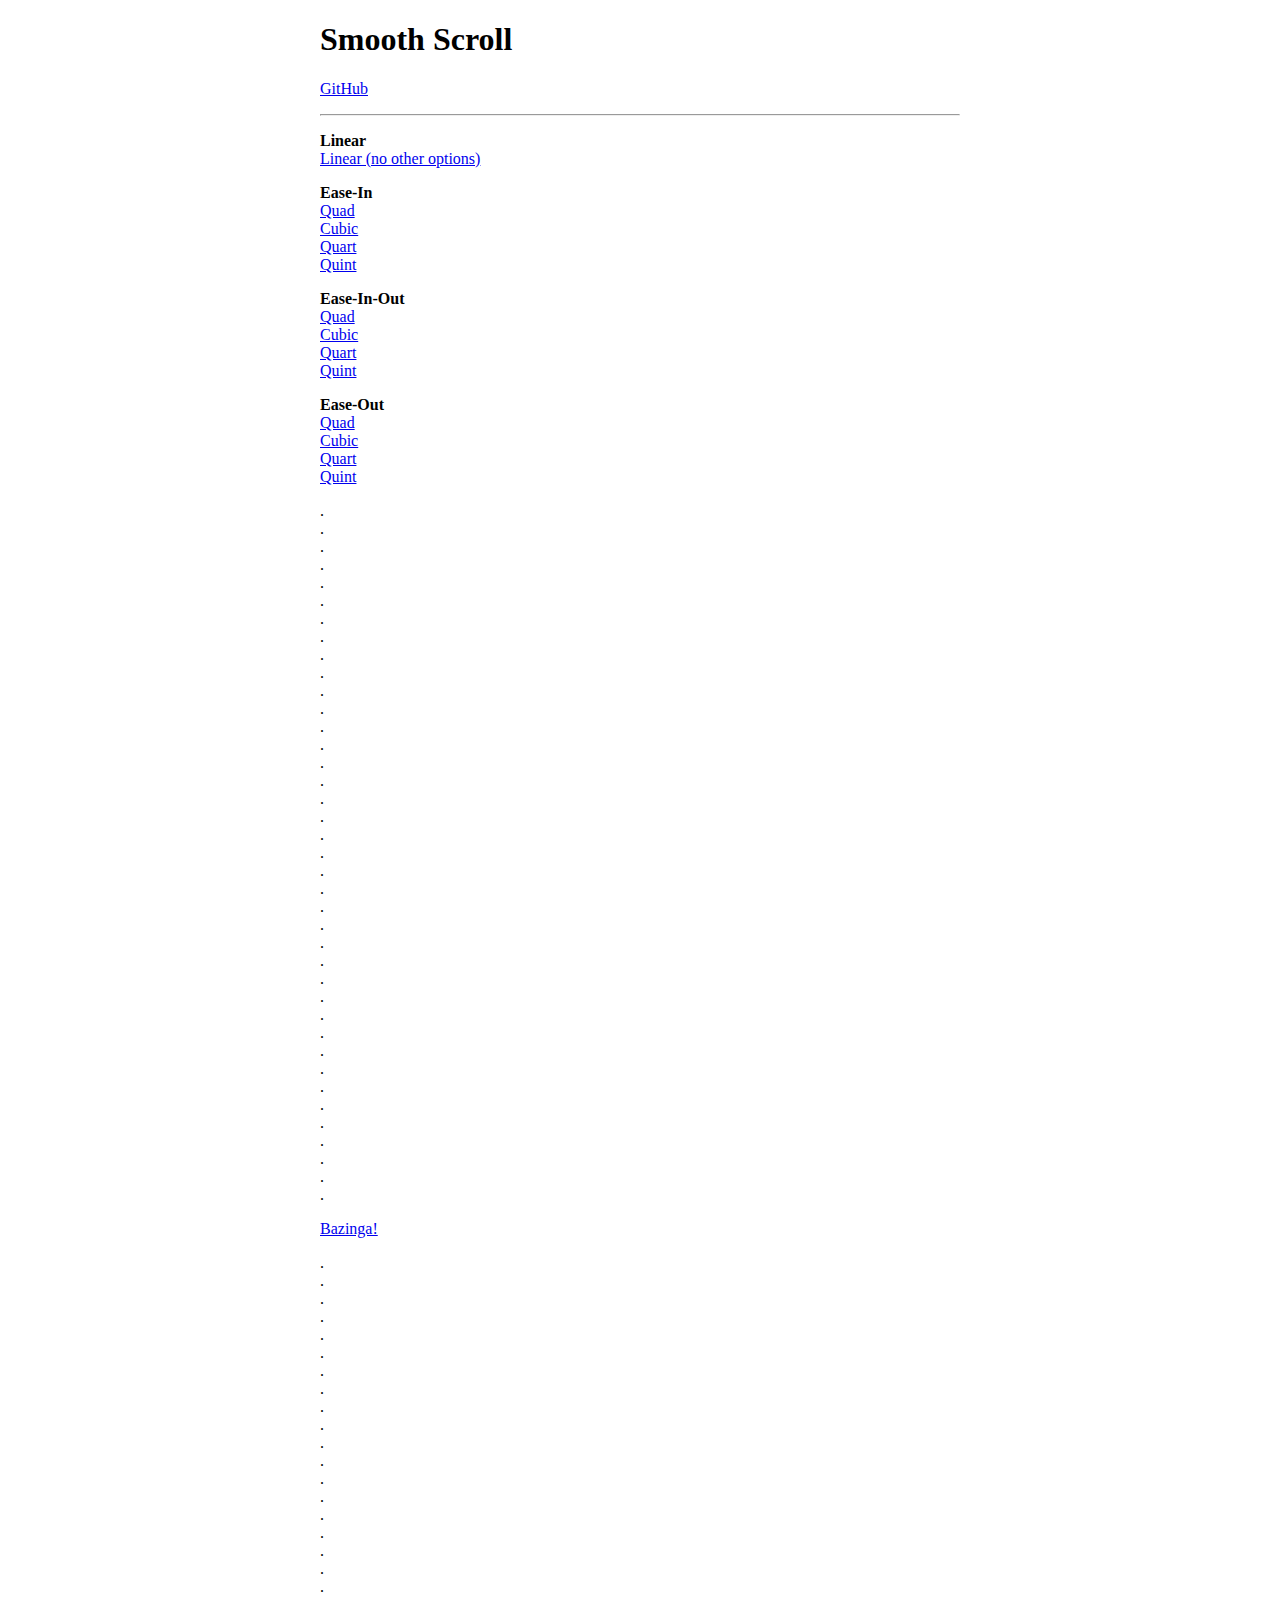
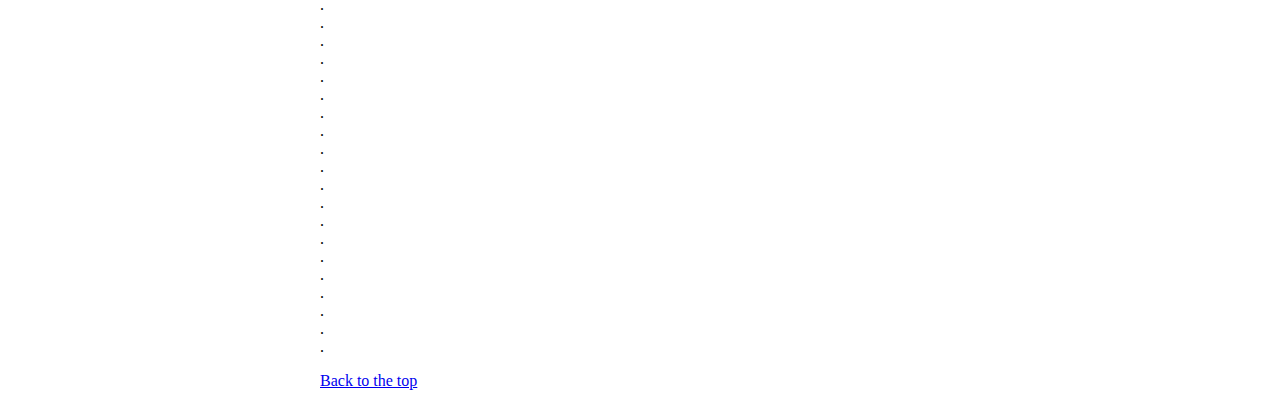
<file: bower_components/smooth-scroll/docs/index.html>
<!DOCTYPE html>
<html lang="en">

	<head>
		<meta charset="utf-8">
		<title>Smooth Scroll</title>
		<meta name="viewport" content="width=device-width, initial-scale=1.0">

		<!-- stylesheets -->
		<link rel="stylesheet" href="assets/css/custom.css" type="text/css">
	</head>

	<body>

		<main class="container" id="top">

			<nav>
				<h1>Smooth Scroll</h1>
				<p><a href="https://github.com/cferdinandi/smooth-scroll">GitHub</a></p>
				<hr>
			</nav>

			<section>
	<p>
		<strong>Linear</strong><br>
		<a data-scroll data-options='{ "easing": "linear" }' href="#bazinga">Linear (no other options)</a><br>
	</p>

	<p>
		<strong>Ease-In</strong><br>
		<a data-scroll data-options='{ "easing": "easeInQuad" }' href="#bazinga">Quad</a><br>
		<a data-scroll data-options='{ "easing": "easeInCubic" }' href="#bazinga">Cubic</a><br>
		<a data-scroll data-options='{ "easing": "easeInQuart" }' href="#bazinga">Quart</a><br>
		<a data-scroll data-options='{ "easing": "easeInQuint" }' href="#bazinga">Quint</a>
	</p>

	<p>
		<strong>Ease-In-Out</strong><br>
		<a data-scroll data-options='{ "easing": "easeInOutQuad" }' href="#bazinga">Quad</a><br>
		<a data-scroll data-options='{ "easing": "easeInOutCubic" }' href="#bazinga">Cubic</a><br>
		<a data-scroll data-options='{ "easing": "easeInOutQuart" }' href="#bazinga">Quart</a><br>
		<a data-scroll data-options='{ "easing": "easeInOutQuint" }' href="#bazinga">Quint</a>
	</p>

	<p>
		<strong>Ease-Out</strong><br>
		<a data-scroll data-options='{ "easing": "easeOutQuad" }' href="#bazinga">Quad</a><br>
		<a data-scroll data-options='{ "easing": "easeOutCubic" }' href="#bazinga">Cubic</a><br>
		<a data-scroll data-options='{ "easing": "easeOutQuart" }' href="#bazinga">Quart</a><br>
		<a data-scroll data-options='{ "easing": "easeOutQuint" }' href="#bazinga">Quint</a>
	</p>

	<p>
		.<br>.<br>.<br>.<br>.<br>.<br>.<br>.<br>.<br>.<br>.<br>.<br>.<br>
		.<br>.<br>.<br>.<br>.<br>.<br>.<br>.<br>.<br>.<br>.<br>.<br>.<br>
		.<br>.<br>.<br>.<br>.<br>.<br>.<br>.<br>.<br>.<br>.<br>.<br>.
	</p>

	<p id="bazinga"><a data-scroll href="#1@#%^-bottom">Bazinga!</a></p>

	<p>
		.<br>.<br>.<br>.<br>.<br>.<br>.<br>.<br>.<br>.<br>.<br>.<br>.<br>
		.<br>.<br>.<br>.<br>.<br>.<br>.<br>.<br>.<br>.<br>.<br>.<br>.<br>
		.<br>.<br>.<br>.<br>.<br>.<br>.<br>.<br>.<br>.<br>.<br>.<br>.
	</p>

	<p id="1@#%^-bottom"><a data-scroll data-options='{ "easing": "easeOutCubic" }' href="#">Back to the top</a></p>
			</section>
		</main>

		<!-- Javascript -->
		<script src='dist/js/buoy.js'></script>
		<script src='dist/js/smooth-scroll.js'></script>
		<script>
			smoothScroll.init({
				speed: 1000,
				easing: 'easeInOutCubic',
				offset: 0,
				updateURL: true,
				callback: function ( toggle, anchor ) {}
			});
		</script>


	</body>
</html>
</file>
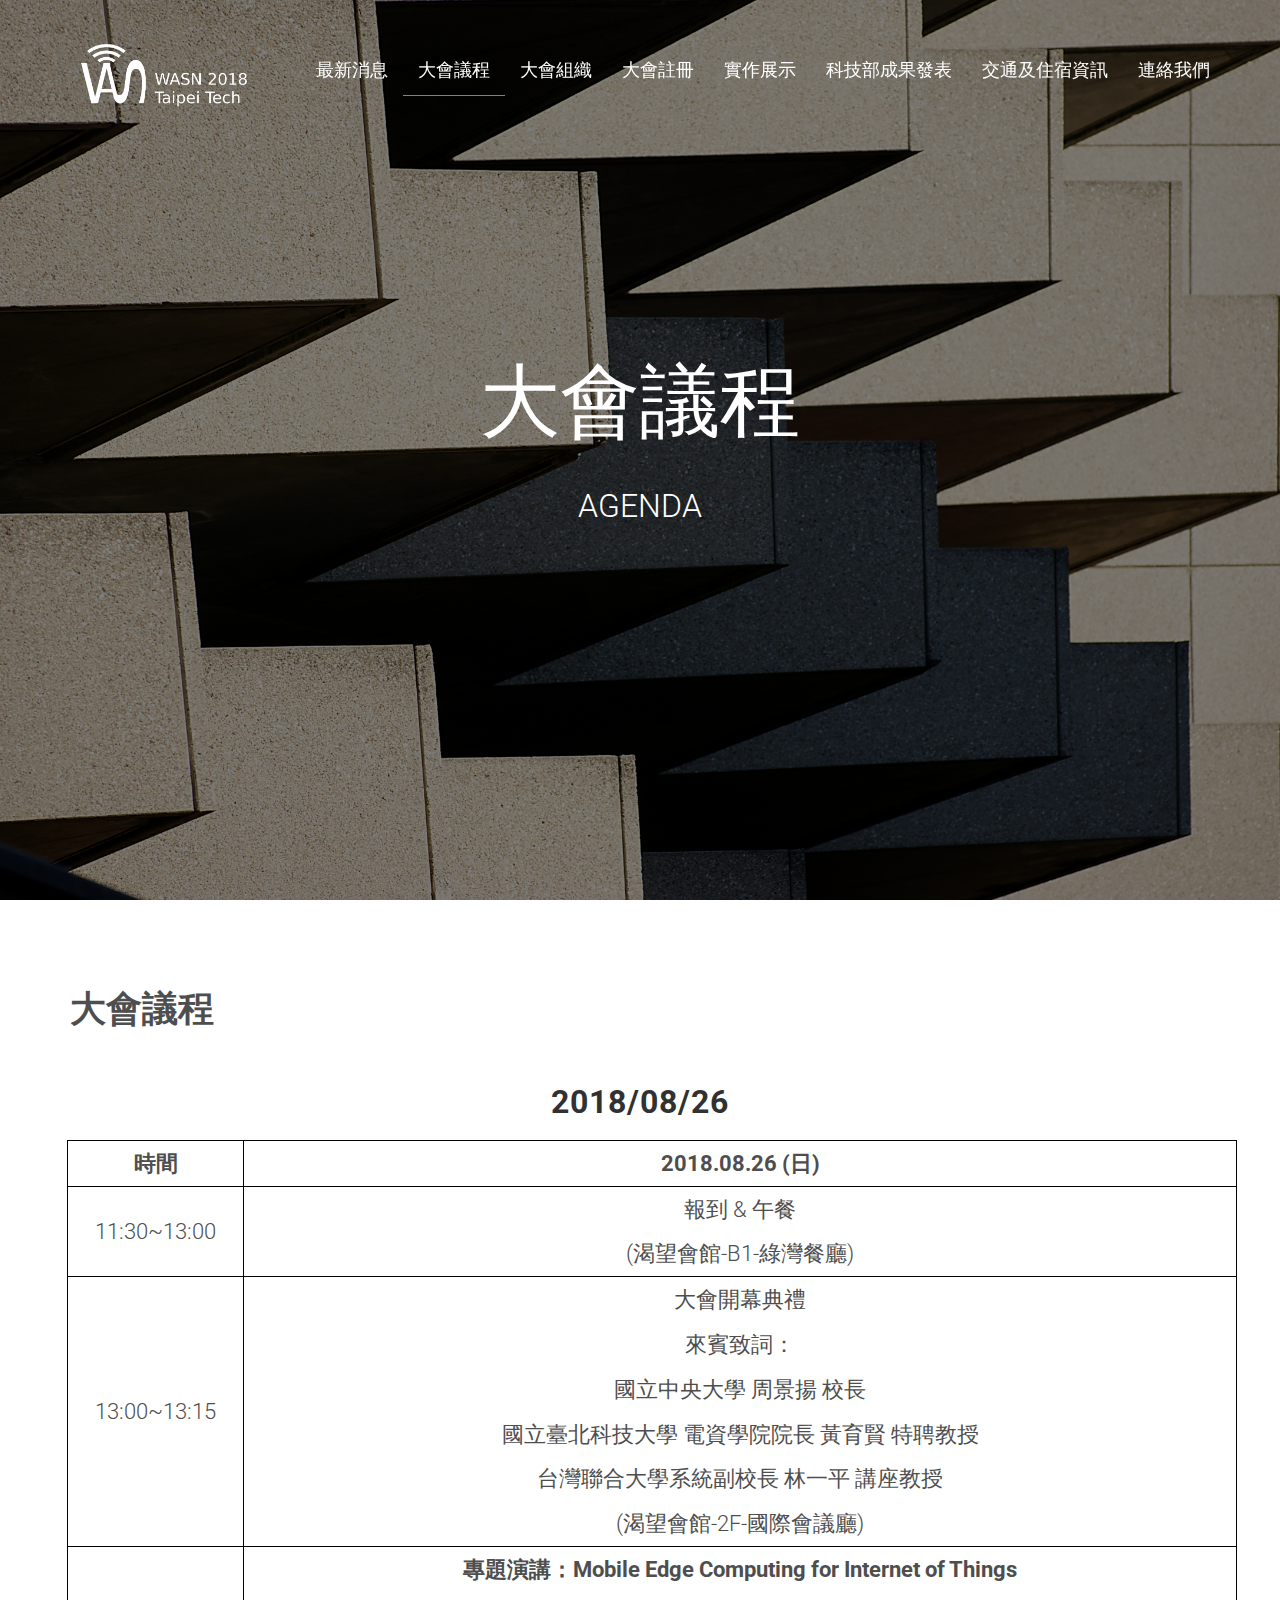
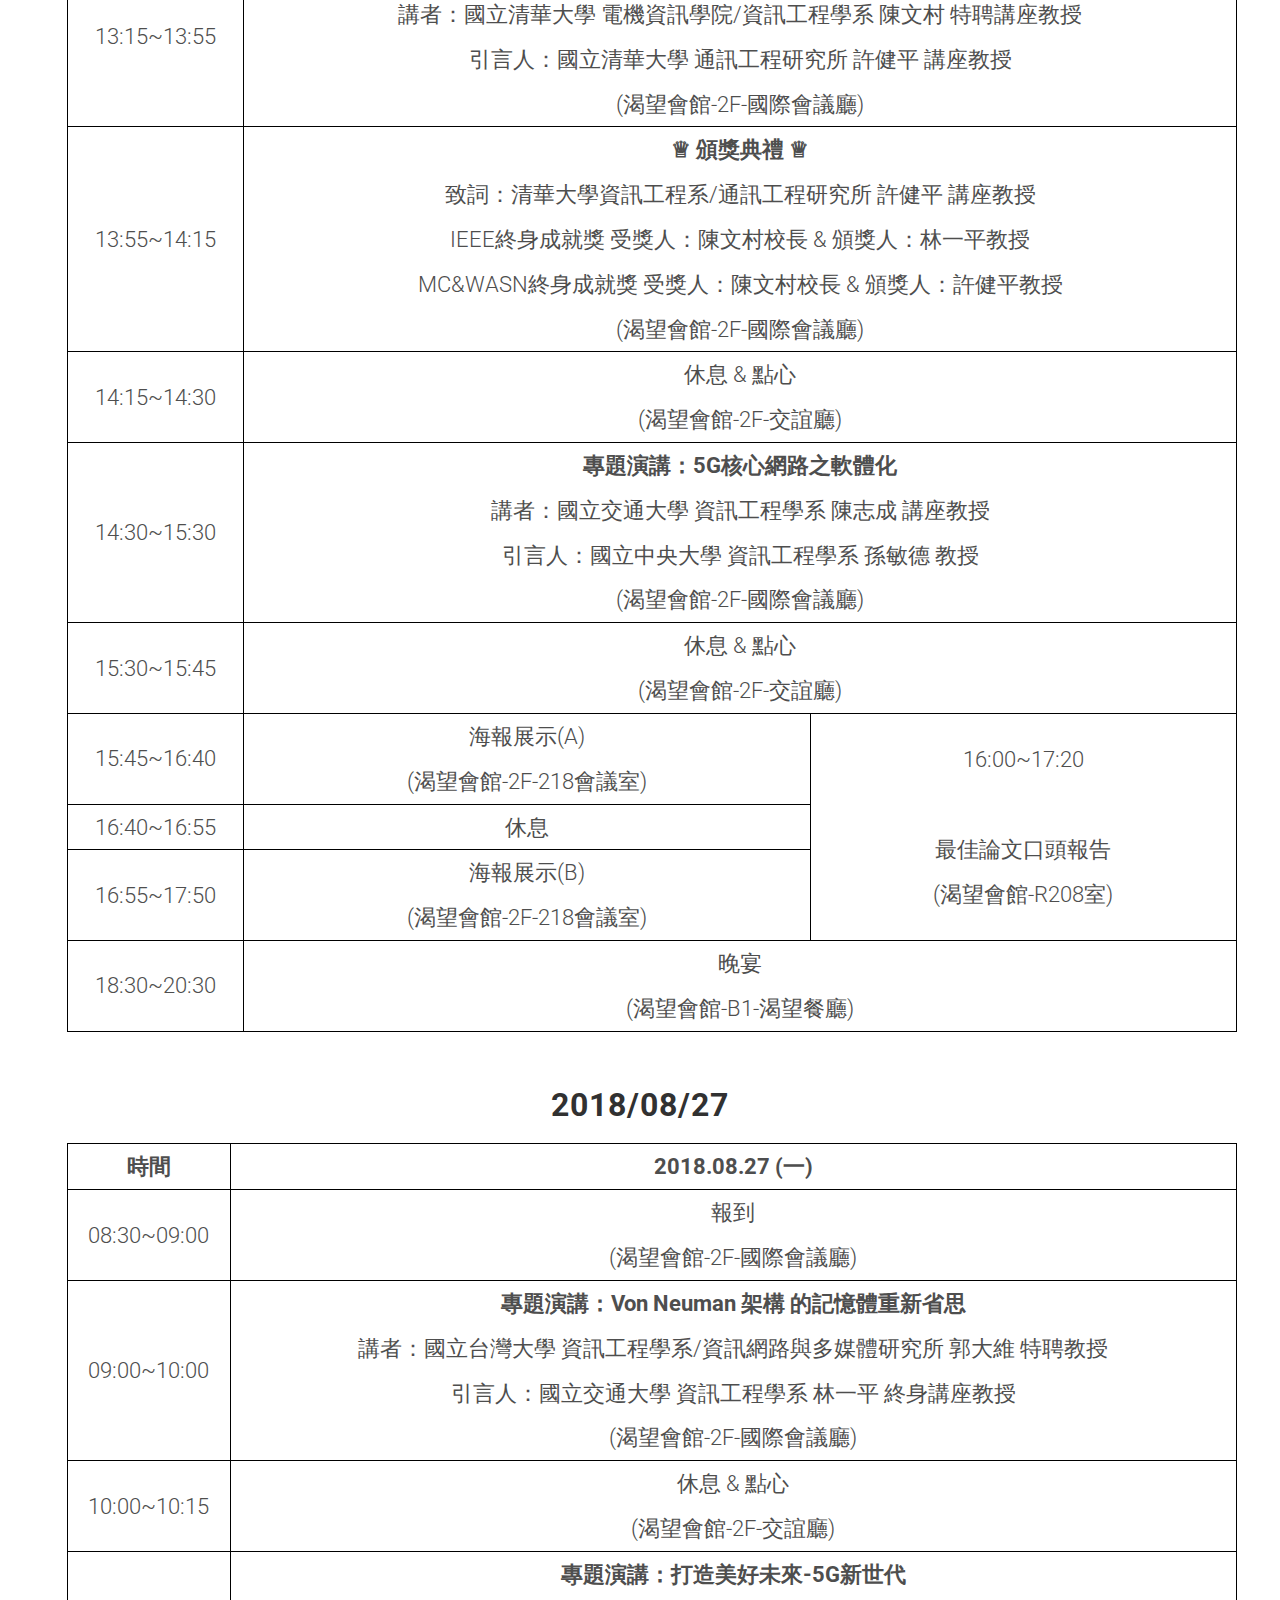
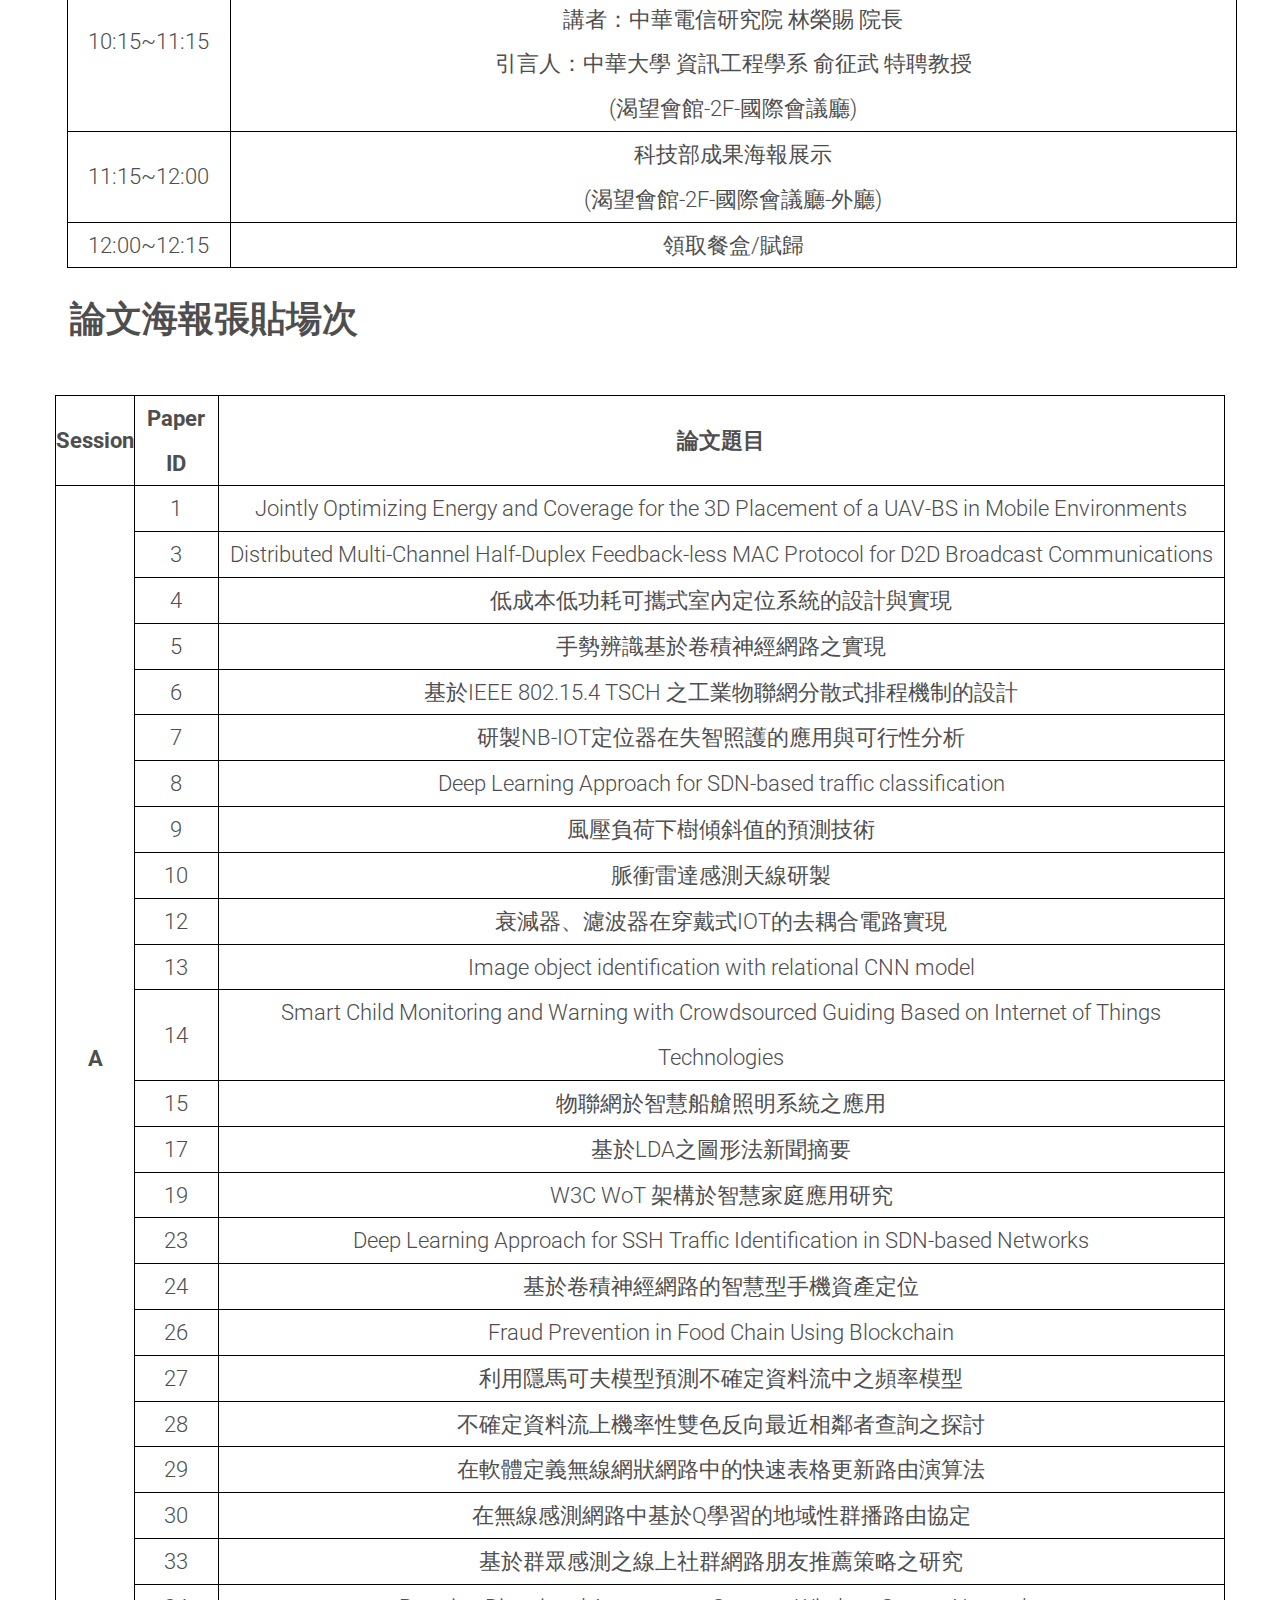
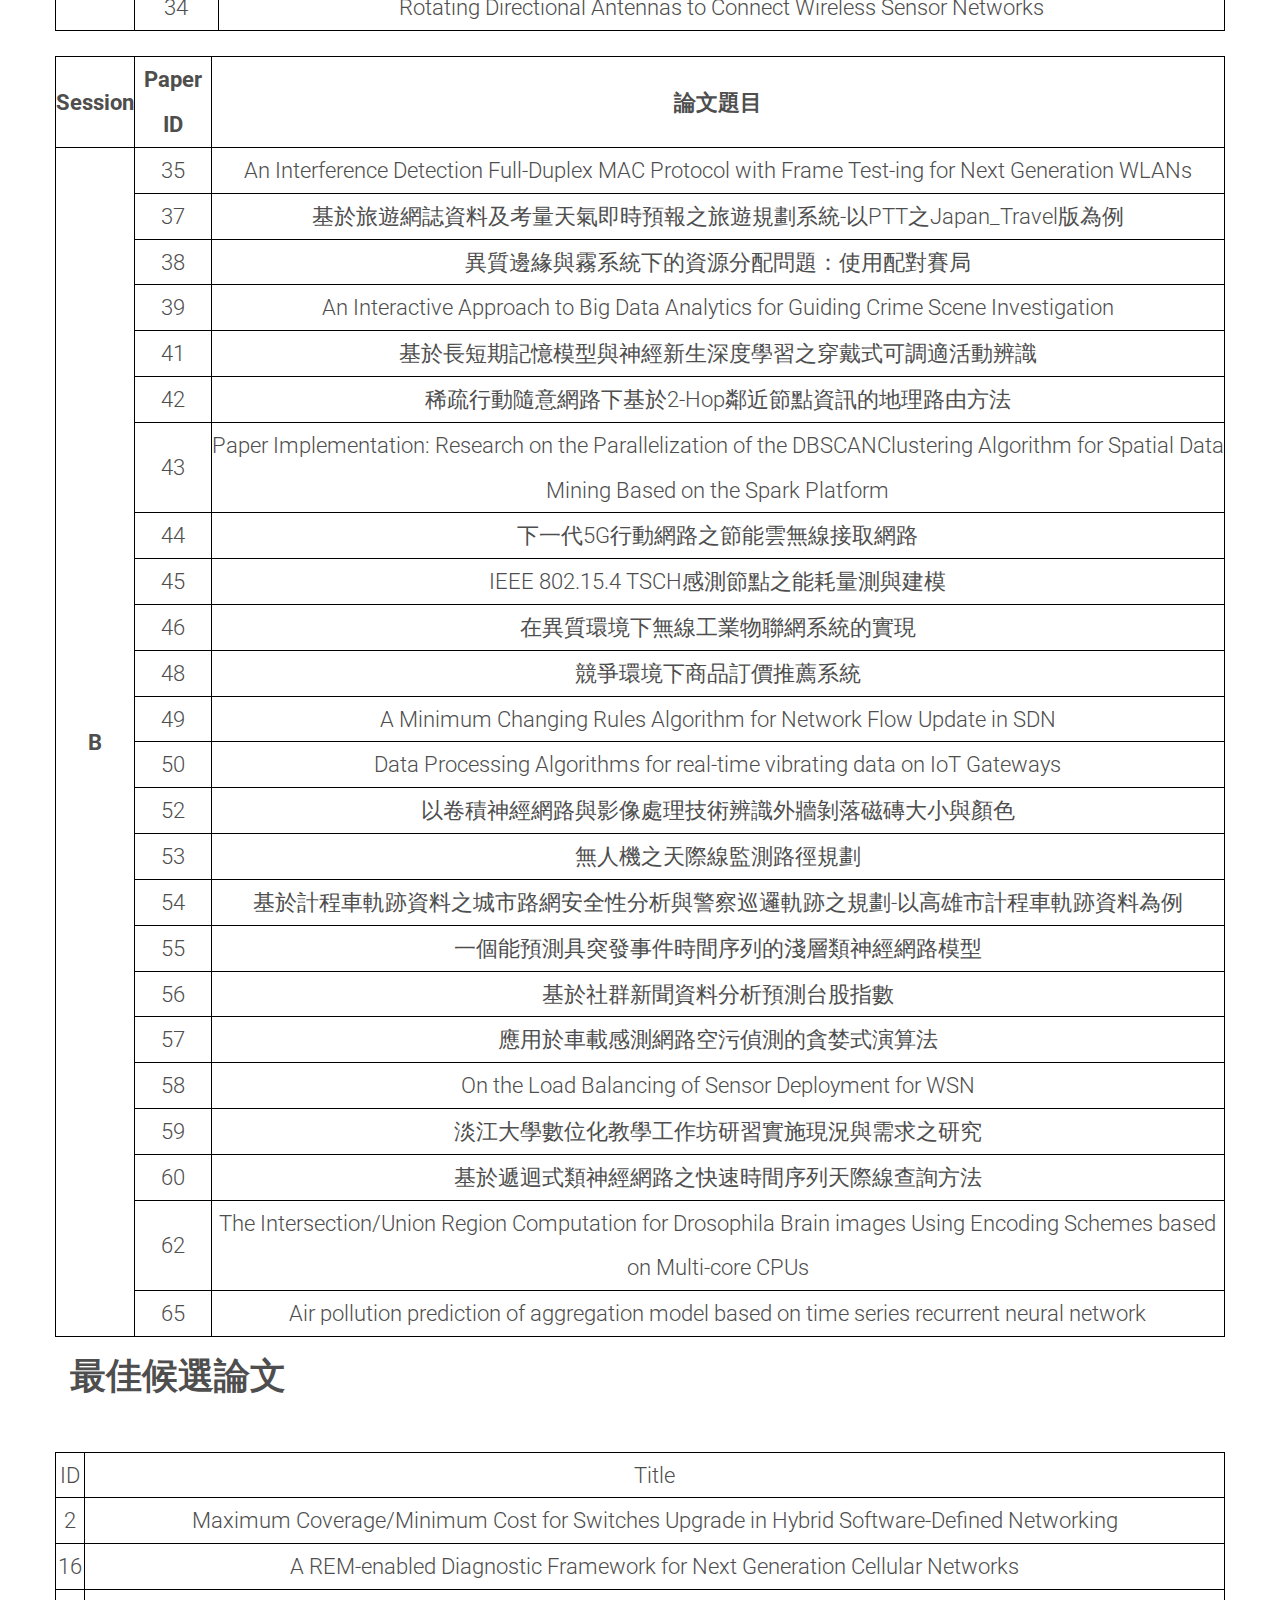
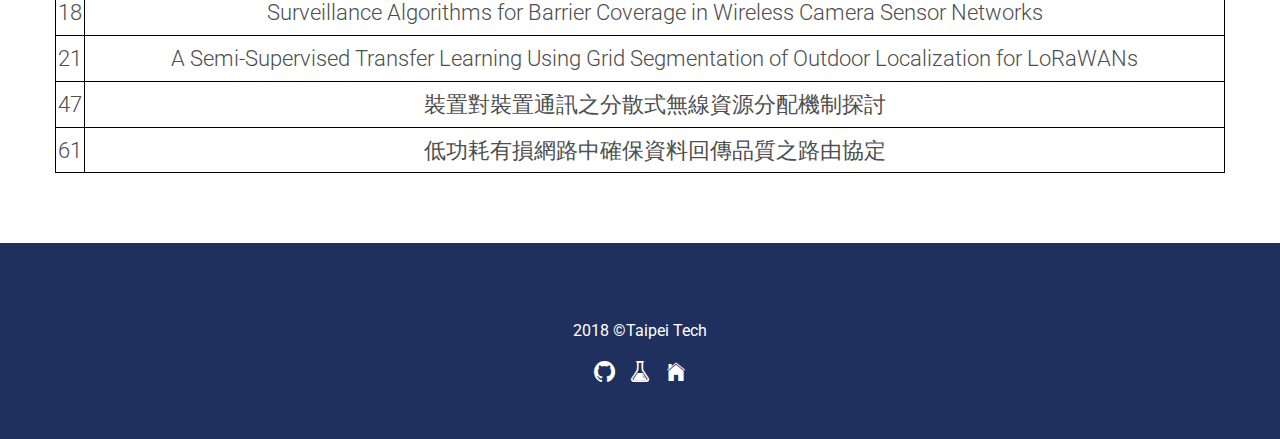
<file: agenda.html>
<!DOCTYPE html>
<html lang="en">
<head>
    <meta charset="utf-8">
    <meta name="viewport" content="width=device-width, initial-scale=1">

    <title>WASN2018</title>

    <!-- css -->
    <link rel="stylesheet" href="bower_components/bootstrap/dist/css/bootstrap.min.css">
    <link rel="stylesheet" href="bower_components/ionicons/css/ionicons.min.css">
    <link rel="stylesheet" href="assets/css/main.css">
    <link rel="stylesheet" href="assets/css/agenda.css">
</head>
<body data-spy="scroll" data-target="#site-nav">
    <nav id="site-nav" class="navbar navbar-fixed-top navbar-custom">
        <div class="container">
            <div class="navbar-header">
                <!-- logo -->
                <div class="site-branding">
                    <a class="logo" href="index.html">
                        <!-- logo image  -->
                        <img src="assets/images/logo-white2.png" alt="Logo">
                    </a>
                </div>
                <button type="button" class="navbar-toggle collapsed" data-toggle="collapse" data-target="#navbar-items" aria-expanded="false">
                    <span class="sr-only">Toggle navigation
                    <span class="icon-bar">
                    <span class="icon-bar">
                    <span class="icon-bar">
                </button>
            </div><!-- /.navbar-header -->
            <div class="collapse navbar-collapse" id="navbar-items">
                <ul class="nav navbar-nav navbar-right">
                    <!-- navigation menu -->
                    <li><a href="news.html">最新消息</a></li>
                    <li class="active"><a href="agenda.html">大會議程</a></li>
                    <li><a href="info.html">大會組織</a></li>
                    <li><a href="reg.html">大會註冊</a></li>
                    <li><a href="present.html">實作展示</a></li>
                    <li><a href="demo.html">科技部成果發表</a></li>
                    <li><a href="transport.html">交通及住宿資訊</a></li>
                    <li><a href="contact.html">連絡我們</a></li>
                </ul>
            </div>
        </div><!-- /.container -->
    </nav>

    <header id="site-header" class="site-header valign-center"> 
        <div class="intro">
            <h1>大會議程</h1>
            <br>
            <p>Agenda</p>
        </div>
    </header>

    <section id="schedule" class="section schedule">
        <div class="container">
            <h1>大會議程</h1>
            <div class="row">
                <h3 class="section-title">2018/08/26</h3>
                <div class="agenda">
                    <table>
                        <tr>
                            <th>時間</th>
                            <th colspan=2>2018.08.26 (日)</th>
                        </tr>
                        <tr>
                            <td>11:30~13:00</td>
                            <td colspan=2>
                                報到 &amp; 午餐<br/>(渴望會館-B1-綠灣餐廳)
                            </td>
                        </tr>
                        <tr>
                            <td>13:00~13:15</td>
                            <td colspan=2>
                                大會開幕典禮 <br/>
                                來賓致詞：<br/>
                                國立中央大學 周景揚 校長<br/>
                                國立臺北科技大學 電資學院院長 黃育賢 特聘教授  <br/>
                                台灣聯合大學系統副校長 林一平 講座教授<br/>
                                (渴望會館-2F-國際會議廳)<br/>	
                            </td>
                        </tr>
                        <tr>
                            <td>13:15~13:55</td>

                            <td colspan=2>
                                <b>專題演講：Mobile Edge Computing for Internet of Things</b><br/>
                                講者：國立清華大學 電機資訊學院/資訊工程學系 陳文村 特聘講座教授 <br/>
                                引言人：國立清華大學 通訊工程研究所 許健平 講座教授<br/>    
                                (渴望會館-2F-國際會議廳) <br/>
                            </td>
                        </tr>
                        <tr>
                            <td>13:55~14:15</td>
                            <td colspan=2>
                                <b>♕ 頒獎典禮 ♕</b><br/>
                                致詞：清華大學資訊工程系/通訊工程研究所 許健平 講座教授<br/>
                                IEEE終身成就獎 受獎人：陳文村校長 &amp; 頒獎人：林一平教授 <br/>
                                MC&amp;WASN終身成就獎 受獎人：陳文村校長 &amp; 頒獎人：許健平教授 <br/>
                                (渴望會館-2F-國際會議廳)<br/>
                            </td>
                        </tr>
                        <tr>
                            <td>14:15~14:30</td>
                            <td colspan=2>
                                休息 &amp; 點心<br/>
                                (渴望會館-2F-交誼廳)
                            </td>
                        </tr>
                        <tr>
                            <td>14:30~15:30</td>
                            <td colspan=2>
                                <b>專題演講：5G核心網路之軟體化 </b><br>
                                講者：國立交通大學 資訊工程學系 陳志成 講座教授 <br>
                                引言人：國立中央大學 資訊工程學系 孫敏德 教授<br>
                                (渴望會館-2F-國際會議廳) <br>
                            </td>
                        </tr>
                        <tr>
                            <td>15:30~15:45</td>
                            <td colspan=2>
                                休息 &amp; 點心<br/>
                                (渴望會館-2F-交誼廳)
                            </td>
                        </tr>
                        <tr>
                            <td>15:45~16:40</td>
                            <td>
                                海報展示(A)<br/>
                                (渴望會館-2F-218會議室)<br/>
                            </td>
                            <td rowspan=3>
                                16:00~17:20<br/><br/>
                                最佳論文口頭報告<br/>
                                (渴望會館-R208室)<br/>
                            </td>
                        </tr>
                        <tr>
                            <td>16:40~16:55</td>
                            <td>
                                休息<br/>
                            </td>
                        </tr>
                        <tr>
                            <td>16:55~17:50</td>
                            <td>
                                海報展示(B)<br/>
                                (渴望會館-2F-218會議室)<br/>
                            </td>
                        </tr>
                        <tr>
                            <td>18:30~20:30</td>
                            <td colspan=2>
                                晚宴<br/>        
                                (渴望會館-B1-渴望餐廳)<br/>
                            </td>
                        </tr>    
                    </table>
                </div>
            </div><!-- /.row -->
            <div class="row">
                <h3 class="section-title">2018/08/27</h3>
                <div class="agenda">
                        <table>
                            <tbody>
                                <tr>
                                    <th>時間</th>
                                    <th>2018.08.27 (一)</th>
                                </tr>
                                <tr>
                                    <td>08:30~09:00</td>
                                    <td>
                                        報到<br>
                                        (渴望會館-2F-國際會議廳)
                                    </td>
                                </tr>
                                <tr>
                                    <td>09:00~10:00</td>
                                    <td>
                                        <b>專題演講：Von Neuman 架構 的記憶體重新省思</b><br/>
                                            講者：國立台灣大學 資訊工程學系/資訊網路與多媒體研究所 郭大維 特聘教授 <br/>
                                            引言人：國立交通大學 資訊工程學系 林一平 終身講座教授<br/>	
                                            (渴望會館-2F-國際會議廳)<br/>
                                    </td>
                                </tr>
                                <tr>
                                    <td>10:00~10:15</td>
                                    <td>
                                        休息 &amp; 點心<br>
                                        (渴望會館-2F-交誼廳)
                                    </td>
                                </tr>
                                <tr>
                                    <td>10:15~11:15</td>
                                    <td>
                                        <b>專題演講：打造美好未來-5G新世代 </b><br>
                                        講者：中華電信研究院 林榮賜 院長 <br>
                                        引言人：中華大學 資訊工程學系 俞征武 特聘教授<br>
                                        (渴望會館-2F-國際會議廳) <br>
                                    </td>
                                </tr>
                                <tr>
                                    <td>11:15~12:00</td>
                                    <td>
                                        科技部成果海報展示<br>
                                        (渴望會館-2F-國際會議廳-外廳)<br>
                                    </td>
                                </tr>
                                <tr>
                                    <td>12:00~12:15</td>
                                    <td>
                                        領取餐盒/賦歸
                                    </td>
                                </tr>
                            </tbody>
                        </table>
                </div>
            </div><!-- /.row -->
        
            <h1>論文海報張貼場次</h1>
            <div class="row">
                <div class="WordSection1">
                    <table class="MsoNormalTable">
                     <tbody><tr>
                      <td>
                      <b>Session</b>
                      </td>
                      <td>
                      <b>Paper
                      ID</b>
                      </td>
                      <td>
                      <b><span>論文題目</b>
                      </td>
                     </tr>
                     <tr>
                      <td rowspan="24">
                      <b>A</b>
                      </td>
                      <td>
                      1
                      </td>
                      <td>
                      Jointly Optimizing Energy and Coverage for the 3D Placement of a
                      UAV-BS in Mobile Environments
                      </td>
                     </tr>
                     <tr>
                      <td>
                      3
                      </td>
                      <td>
                      Distributed Multi-Channel Half-Duplex Feedback-less MAC Protocol
                      for D2D Broadcast Communications
                      </td>
                     </tr>
                     <tr>
                      <td>
                      4
                      </td>
                      <td>
                      <span>低成本低功耗可攜式室內定位系統的設計與實現
                      </td>
                     </tr>
                     <tr>
                      <td>
                      5
                      </td>
                      <td>
                      <span>手勢辨識基於卷積神經網路之實現
                      </td>
                     </tr>
                     <tr>
                      <td>
                      6
                      </td>
                      <td>
                      <span>基於IEEE 802.15.4 TSCH 之工業物聯網分散式排程機制的設計
                      </td>
                     </tr>
                     <tr>
                      <td>
                      7
                      </td>
                      <td>
                      <span>研製NB-IOT定位器在失智照護的應用與可行性分析
                      </td>
                     </tr>
                     <tr>
                      <td>
                      8
                      </td>
                      <td>
                      Deep Learning Approach for SDN-based traffic classification
                      </td>
                     </tr>
                     <tr>
                      <td>
                      9
                      </td>
                      <td>
                      <span>風壓負荷下樹傾斜值的預測技術
                      </td>
                     </tr>
                     <tr>
                      <td>
                      10
                      </td>
                      <td>
                      <span>脈衝雷達感測天線研製
                      </td>
                     </tr>
                     <tr>
                      <td>
                      12
                      </td>
                      <td>
                      <span>衰減器、濾波器在穿戴式IOT的去耦合電路實現
                      </td>
                     </tr>
                     <tr>
                      <td>
                      13
                      </td>
                      <td>
                      Image object identification with relational CNN model
                      </td>
                     </tr>
                     <tr>
                      <td>
                      14
                      </td>
                      <td>
                      Smart Child Monitoring and Warning with Crowdsourced Guiding
                      Based on Internet of Things Technologies
                      </td>
                     </tr>
                     <tr>
                      <td>
                      15
                      </td>
                      <td>
                      <span>物聯網於智慧船艙照明系統之應用
                      </td>
                     </tr>
                     <tr>
                      <td>
                      17
                      </td>
                      <td>
                      <span>基於LDA之圖形法新聞摘要
                      </td>
                     </tr>
                     <tr>
                      <td>
                      19
                      </td>
                      <td>
                      W3C WoT <span>架構於智慧家庭應用研究
                      </td>
                     </tr>
                     <tr>
                      <td>
                      23
                      </td>
                      <td>
                      Deep Learning Approach for SSH Traffic Identification in
                      SDN-based Networks
                      </td>
                     </tr>
                     <tr>
                      <td>
                      24
                      </td>
                      <td>
                      <span>基於卷積神經網路的智慧型手機資產定位
                      </td>
                     </tr>
                     <tr>
                      <td>
                      26
                      </td>
                      <td>
                      Fraud Prevention in Food Chain Using Blockchain
                      </td>
                     </tr>
                     <tr>
                      <td>
                      27
                      </td>
                      <td>
                      <span>利用隱馬可夫模型預測不確定資料流中之頻率模型
                      </td>
                     </tr>
                     <tr>
                      <td>
                      28
                      </td>
                      <td>
                      <span>不確定資料流上機率性雙色反向最近相鄰者查詢之探討
                      </td>
                     </tr>
                     <tr>
                      <td>
                      29
                      </td>
                      <td>
                      <span>在軟體定義無線網狀網路中的快速表格更新路由演算法
                      </td>
                     </tr>
                     <tr>
                      <td>
                      30
                      </td>
                      <td>
                      <span>在無線感測網路中基於Q學習的地域性群播路由協定
                      </td>
                     </tr>
                     <tr>
                      <td>
                      33
                      </td>
                      <td>
                      <span>基於群眾感測之線上社群網路朋友推薦策略之研究
                      </td>
                     </tr>
                     <tr>
                      <td>
                      34
                      </td>
                      <td>
                      Rotating Directional Antennas to Connect Wireless Sensor
                      Networks
                      </td>
                     </tr>
                    </tbody></table>
                    
                    &nbsp;
                    
                    <table class="MsoNormalTable">
                     <tbody><tr>
                      <td>
                      <b>Session</b>
                      </td>
                      <td>
                      <b>Paper
                      ID</b>
                      </td>
                      <td>
                      <b><span>論文題目</b>
                      </td>
                     </tr>
                     <tr>
                      <td rowspan="24">
                      <b>B</b>
                      </td>
                      <td>
                      35
                      </td>
                      <td>
                      An Interference Detection Full-Duplex MAC Protocol with Frame
                      Test-ing for Next Generation WLANs
                      </td>
                     </tr>
                     <tr>
                      <td>
                      37
                      </td>
                      <td>
                      <span>基於旅遊網誌資料及考量天氣即時預報之旅遊規劃系統-以PTT之Japan_Travel版為例
                      </td>
                     </tr>
                     <tr>
                      <td>
                      38
                      </td>
                      <td>
                      <span>異質邊緣與霧系統下的資源分配問題：使用配對賽局
                      </td>
                     </tr>
                     <tr>
                      <td>
                      39
                      </td>
                      <td>
                      An Interactive Approach to Big Data Analytics for Guiding Crime
                      Scene Investigation
                      </td>
                     </tr>
                     <tr>
                      <td>
                      41
                      </td>
                      <td>
                      <span>基於長短期記憶模型與神經新生深度學習之穿戴式可調適活動辨識
                      </td>
                     </tr>
                     <tr>
                      <td>
                      42
                      </td>
                      <td>
                      <span>稀疏行動隨意網路下基於2-Hop鄰近節點資訊的地理路由方法
                      </td>
                     </tr>
                     <tr>
                      <td>
                      43
                      </td>
                      <td>
                      Paper Implementation: Research on the Parallelization of the
                      DBSCANClustering Algorithm for Spatial Data Mining Based on the Spark
                      Platform
                      </td>
                     </tr>
                     <tr>
                      <td>
                      44
                      </td>
                      <td>
                      <span>下一代5G行動網路之節能雲無線接取網路
                      </td>
                     </tr>
                     <tr>
                      <td>
                      45
                      </td>
                      <td>
                      IEEE 802.15.4 TSCH<span>感測節點之能耗量測與建模
                      </td>
                     </tr>
                     <tr>
                      <td>
                      46
                      </td>
                      <td>
                      <span>在異質環境下無線工業物聯網系統的實現
                      </td>
                     </tr>
                     <tr>
                      <td>
                      48
                      </td>
                      <td>
                      <span>競爭環境下商品訂價推薦系統
                      </td>
                     </tr>
                     <tr>
                      <td>
                      49
                      </td>
                      <td>
                      A Minimum Changing Rules Algorithm for Network Flow Update in
                      SDN
                      </td>
                     </tr>
                     <tr>
                      <td>
                      50
                      </td>
                      <td>
                      Data Processing Algorithms for real-time vibrating data on IoT
                      Gateways
                      </td>
                     </tr>
                     <tr>
                      <td>
                      52
                      </td>
                      <td>
                      <span>以卷積神經網路與影像處理技術辨識外牆剝落磁磚大小與顏色
                      </td>
                     </tr>
                     <tr>
                      <td>
                      53
                      </td>
                      <td>
                      <span>無人機之天際線監測路徑規劃
                      </td>
                     </tr>
                     <tr>
                      <td>
                      54
                      </td>
                      <td>
                      <span>基於計程車軌跡資料之城市路網安全性分析與警察巡邏軌跡之規劃-以高雄市計程車軌跡資料為例
                      </td>
                     </tr>
                     <tr>
                      <td>
                      55
                      </td>
                      <td>
                      <span>一個能預測具突發事件時間序列的淺層類神經網路模型
                      </td>
                     </tr>
                     <tr>
                      <td>
                      56
                      </td>
                      <td>
                      <span>基於社群新聞資料分析預測台股指數
                      </td>
                     </tr>
                     <tr>
                      <td>
                      57
                      </td>
                      <td>
                      <span>應用於車載感測網路空污偵測的貪婪式演算法
                      </td>
                     </tr>
                     <tr>
                      <td>
                      58
                      </td>
                      <td>
                      On the Load Balancing of Sensor Deployment for WSN
                      </td>
                     </tr>
                     <tr>
                      <td>
                      59
                      </td>
                      <td>
                      <span>淡江大學數位化教學工作坊研習實施現況與需求之研究
                      </td>
                     </tr>
                     <tr>
                      <td>
                      60
                      </td>
                      <td>
                      <span>基於遞迴式類神經網路之快速時間序列天際線查詢方法
                      </td>
                     </tr>
                     <tr>
                      <td>
                      62
                      </td>
                      <td>
                      The Intersection/Union Region Computation for Drosophila Brain
                      images Using Encoding Schemes based on Multi-core CPUs
                      </td>
                     </tr>
                     <tr>
                      <td>
                      65
                      </td>
                      <td>
                      Air pollution prediction of aggregation model based on time
                      series recurrent neural network
                      </td>
                     </tr>
                    </tbody></table>
                    </div>
            </div><!-- /.row -->

            <h1>最佳候選論文</h1>
            <div class="row">
                <table class="MsoNormalTable">
                    <tbody><tr>
                     <td>
                     ID
                     </td>
                     <td>
                     Title
                     </td>
                    </tr>
                    <tr>
                     <td>
                     2
                     </td>
                     <td>
                     Maximum
                     Coverage/Minimum Cost for Switches Upgrade in Hybrid Software-Defined
                     Networking
                     </td>
                    </tr>
                    <tr>
                     <td>
                     16
                     </td>
                     <td>
                     A
                     REM-enabled Diagnostic Framework for Next Generation Cellular Networks
                     </td>
                    </tr>
                    <tr>
                     <td>
                     18
                     </td>
                     <td>
                     Surveillance
                     Algorithms for Barrier Coverage in Wireless Camera Sensor Networks
                     </td>
                    </tr>
                    <tr>
                     <td>
                     21
                     </td>
                     <td>
                     A
                     Semi-Supervised Transfer Learning Using Grid Segmentation of Outdoor
                     Localization for LoRaWANs
                     </td>
                    </tr>
                    <tr>
                     <td>
                     47
                     </td>
                     <td>
                     <span>裝置對裝置通訊之分散式無線資源分配機制探討
                     </td>
                    </tr>
                    <tr>
                     <td>
                     61
                     </td>
                     <td>
                     <span>低功耗有損網路中確保資料回傳品質之路由協定
                     </td>
                    </tr>
                   </tbody></table>
            </div>


        </div><!-- /.container -->
    </section>

    <footer class="site-footer">
        <div class="container">
            <div class="row">
                <div class="col-md-12">
                    <p class="site-info">2018 ©<a href="http://www.ntut.edu.tw">Taipei Tech</a></p>
                    <ul class="social-block">
                        <li><a href="https://github.com/0penth3wind0w/WASN2018"><i class="ion-social-github"></i></a></li>
                        <li><a href="http://acl.csie.ntut.edu.tw/"><i class="ion-erlenmeyer-flask"></i></a></li>
                        <li><a href="http://csie.ntut.edu.tw/"><i class="ion-ios-home"></i></a></li>
                    </ul>
                </div>
            </div>
        </div>
    </footer>

    <!-- script -->
    <script src="bower_components/jquery/dist/jquery.min.js"></script>
    <script src="bower_components/bootstrap/dist/js/bootstrap.min.js"></script>
    <script src="bower_components/smooth-scroll/dist/js/smooth-scroll.min.js"></script>
    <script src="assets/js/main.js"></script>
</body>
</html>
</file>
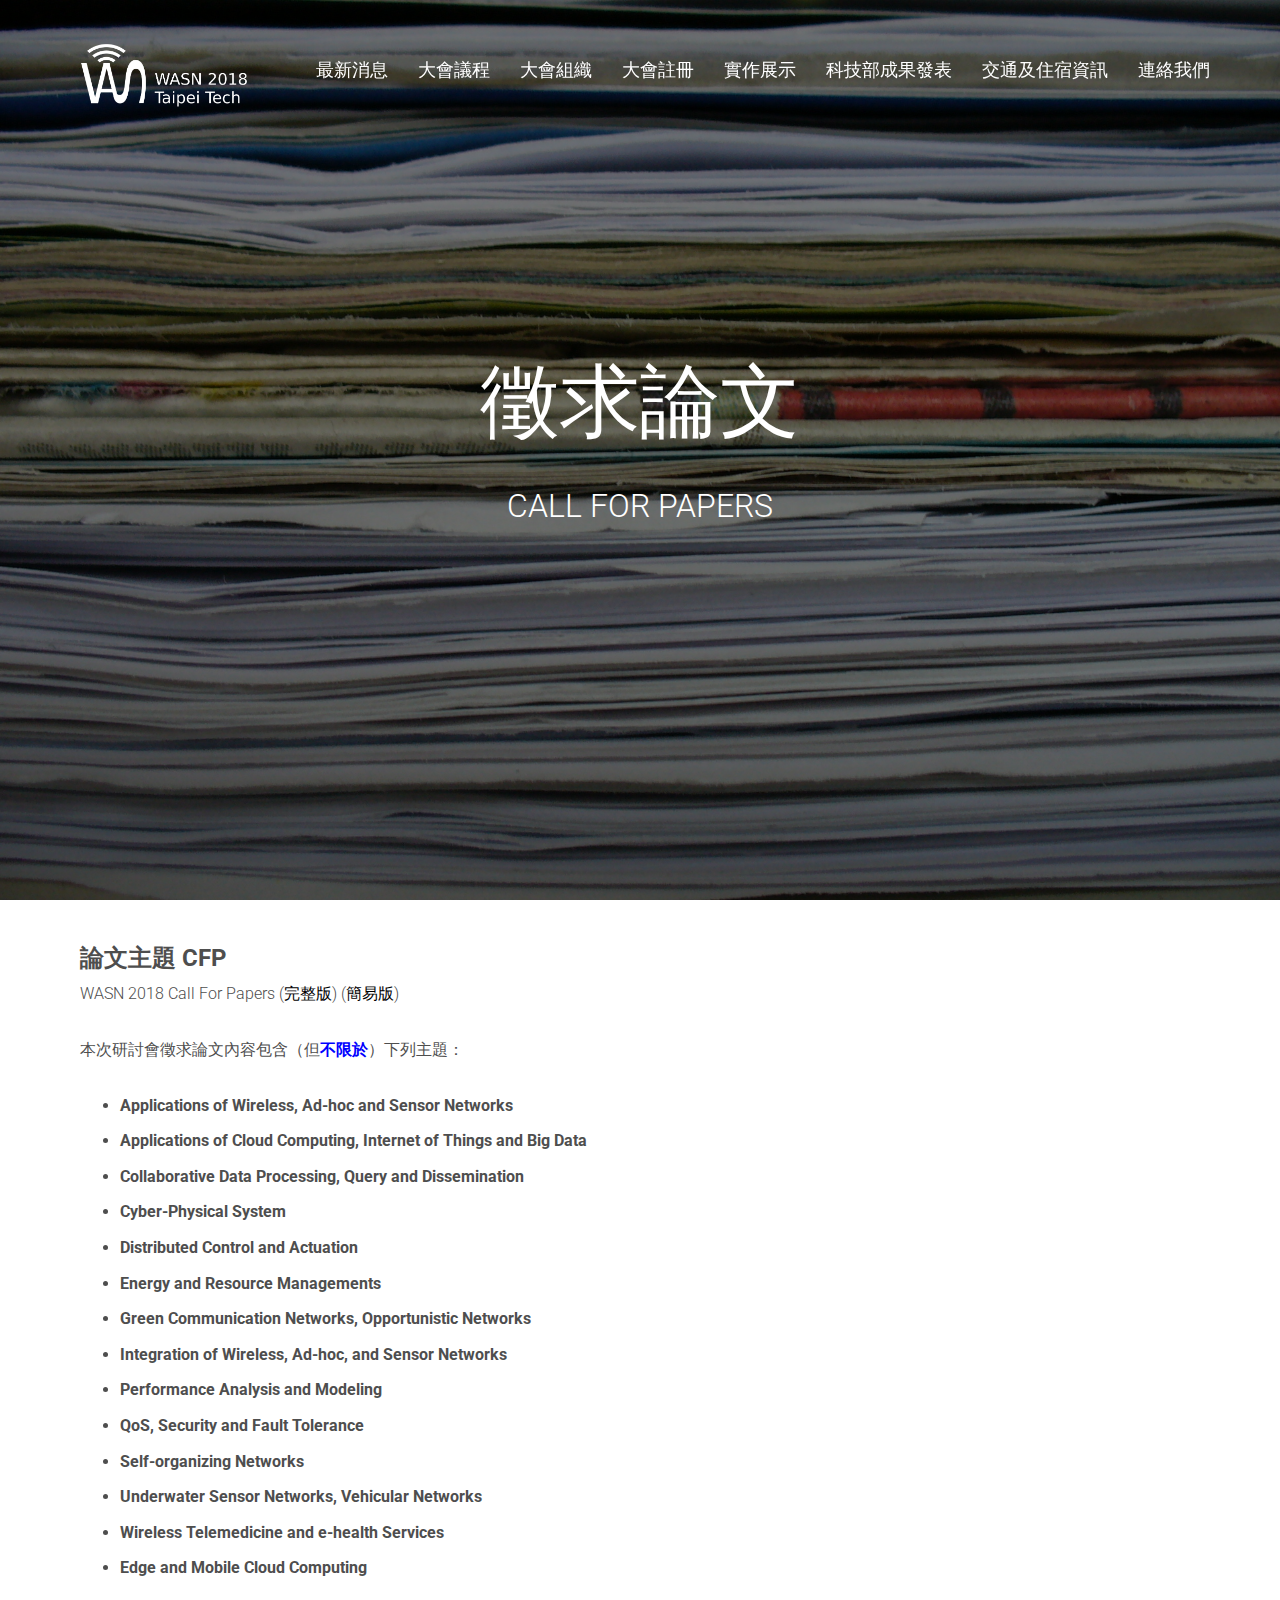
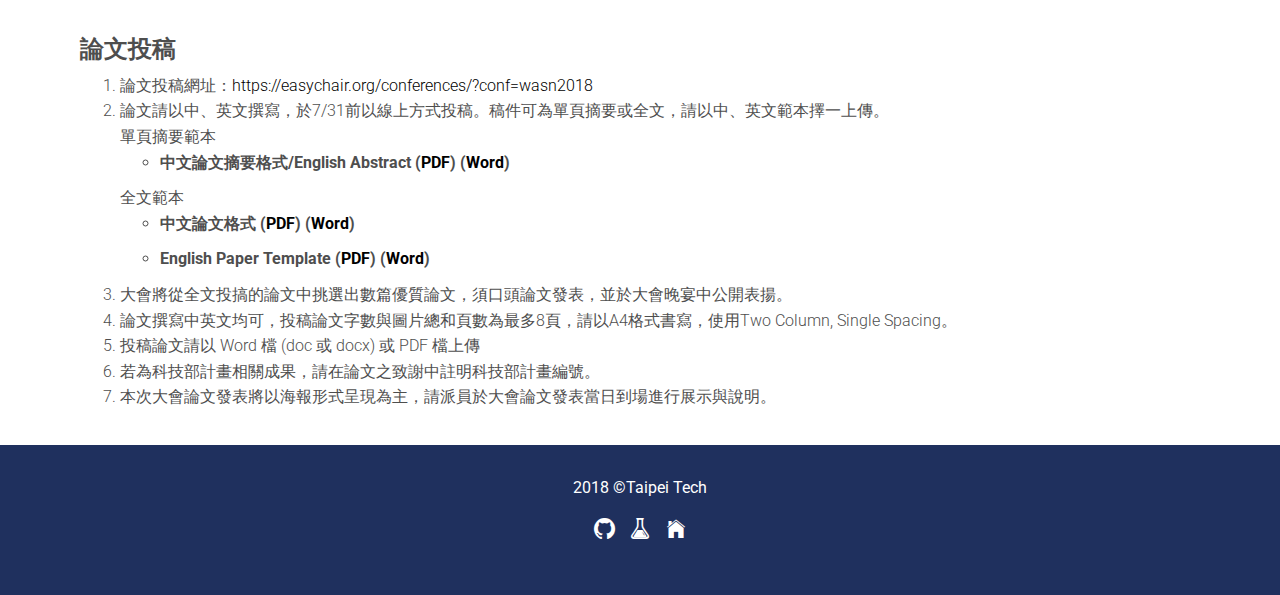
<file: call.html>
<!DOCTYPE html>
<html lang="en">
<head>
    <meta charset="utf-8">
    <meta http-equiv="X-UA-Compatible" content="IE=edge">
    <meta name="viewport" content="width=device-width, initial-scale=1">

    <title>WASN2018</title>

    <!-- css -->
    <link rel="stylesheet" href="bower_components/bootstrap/dist/css/bootstrap.min.css">
    <link rel="stylesheet" href="bower_components/ionicons/css/ionicons.min.css">
    <link rel="stylesheet" href="assets/css/main.css">
    <link rel="stylesheet" href="assets/css/call.css">
</head>
<body data-spy="scroll" data-target="#site-nav">
    <nav id="site-nav" class="navbar navbar-fixed-top navbar-custom">
        <div class="container">
            <div class="navbar-header">
                <!-- logo -->
                <div class="site-branding">
                    <a class="logo" href="index.html">
                        <!-- logo image  -->
                        <img src="assets/images/logo-white2.png" alt="Logo">
                    </a>
                </div>
                <button type="button" class="navbar-toggle collapsed" data-toggle="collapse" data-target="#navbar-items" aria-expanded="false">
                    <span class="sr-only">Toggle navigation</span>
                    <span class="icon-bar"></span>
                    <span class="icon-bar"></span>
                    <span class="icon-bar"></span>
                </button>
            </div><!-- /.navbar-header -->
            <div class="collapse navbar-collapse" id="navbar-items">
                <ul class="nav navbar-nav navbar-right">

                    <!-- navigation menu -->
                    <li><a href="news.html">最新消息</a></li>
                    <li><a href="agenda.html">大會議程</a></li>
                    <li><a href="info.html">大會組織</a></li>
                    <li><a href="reg.html">大會註冊</a></li>
                    <li><a href="present.html">實作展示</a></li>
                    <li><a href="demo.html">科技部成果發表</a></li>
                    <li><a href="transport.html">交通及住宿資訊</a></li>
                    <li><a href="contact.html">連絡我們</a></li>
                </ul>
            </div>
        </div><!-- /.container -->
    </nav>

    <header id="site-header" class="site-header valign-center"> 
        <div class="intro">
            <h1>徵求論文</h1>
            <br>
            <p>Call For Papers</p>
        </div>
    </header>

    <section id="about" class="section about">
        <div class="container">
            <div class="row">
                <div class="col-md-12">
                    <h3 class="section-title">論文主題 CFP</h3>
                    <p>WASN 2018 Call For Papers (<a href="assets/file/CFP.pdf" target="_blank">完整版</a>) (<a href="assets/file/CFP-Simple.pdf" target="_blank">簡易版</a>)</p>
                    <p>本次研討會徵求論文內容包含（但<b>不限於</b>）下列主題：</p>
                    <ul class="list-arrow-right">
                        <li>Applications of Wireless, Ad-hoc and Sensor Networks</li>
                        <li>Applications of Cloud Computing, Internet of Things and Big Data</li>
                        <li>Collaborative Data Processing, Query and Dissemination</li>
                        <li>Cyber-Physical System</li>
                        <li>Distributed Control and Actuation</li>
                        <li>Energy and Resource Managements</li>
                        <li>Green Communication Networks, Opportunistic Networks</li>
                        <li>Integration of Wireless, Ad-hoc, and Sensor Networks</li>
                        <li>Performance Analysis and Modeling</li>
                        <li>QoS, Security and Fault Tolerance</li>
                        <li>Self-organizing Networks</li>
                        <li>Underwater Sensor Networks, Vehicular Networks</li>
                        <li>Wireless Telemedicine and e-health Services</li>
                        <li>Edge and Mobile Cloud Computing</li>
                    </ul>
                    <br>
                </div><!-- /.col-sm-6 -->
                <div class="col-sm-12">
                    <h3 class="section-title multiple-title">論文投稿</h3>
                    <ol>
                        <li>論文投稿網址：<a href="https://easychair.org/conferences/?conf=wasn2018" target="_blank">https://easychair.org/conferences/?conf=wasn2018</a></li>
                        <li>論文請以中、英文撰寫，於7/31前以線上方式投稿。稿件可為單頁摘要或全文，請以中、英文範本擇一上傳。<br>
                            單頁摘要範本
                            <ul>
                                <li>中文論文摘要格式/English Abstract (<a href="assets/file/WASN2018_Abstract.pdf">PDF</a>) (<a href="assets/file/WASN2018_Abstract.docx">Word</a>)</li>
                            </ul>
                            全文範本
                            <ul>
                                <li>中文論文格式 (<a href="assets/file/WASN2018_Paper.pdf">PDF</a>) (<a href="assets/file/WASN2018_Paper.docx">Word</a>)</li>
                                <li>English Paper Template (<a href="assets/file/WASN2018_En_Paper.pdf">PDF</a>) (<a href="assets/file/WASN2018_En_Paper.docx">Word</a>)</li>
                            </ul>
                        </li>
                        <li>大會將從全文投搞的論文中挑選出數篇優質論文，須口頭論文發表，並於大會晚宴中公開表揚。</li>
                        <li>論文撰寫中英文均可，投稿論文字數與圖片總和頁數為最多8頁，請以A4格式書寫，使用Two Column, Single Spacing。</li>
                        <li>投稿論文請以 Word 檔 (doc 或 docx) 或 PDF 檔上傳</li>
                        <li>若為科技部計畫相關成果，請在論文之致謝中註明科技部計畫編號。</li>
                        <li>本次大會論文發表將以海報形式呈現為主，請派員於大會論文發表當日到場進行展示與說明。</li>
                    </ol>
                </div><!-- /.col-sm-6 -->
            </div><!-- /.row -->
        </div><!-- /.container -->
    </section>

    <footer class="site-footer">
        <div class="container">
            <div class="row">
                <div class="col-md-12">
                    <p class="site-info">2018 ©<a href="http://www.ntut.edu.tw">Taipei Tech</a></p>
                    <ul class="social-block">
                        <li><a href="https://github.com/0penth3wind0w/WASN2018"><i class="ion-social-github"></i></a></li>
                        <li><a href="http://acl.csie.ntut.edu.tw/"><i class="ion-erlenmeyer-flask"></i></a></li>
                        <li><a href="http://csie.ntut.edu.tw/"><i class="ion-ios-home"></i></a></li>
                    </ul>
                </div>
            </div>
        </div>
    </footer>

    <!-- script -->
    <script src="bower_components/jquery/dist/jquery.min.js"></script>
    <script src="bower_components/bootstrap/dist/js/bootstrap.min.js"></script>
    <script src="bower_components/smooth-scroll/dist/js/smooth-scroll.min.js"></script>
    <script src="assets/js/main.js"></script>
</body>
</html>
</file>
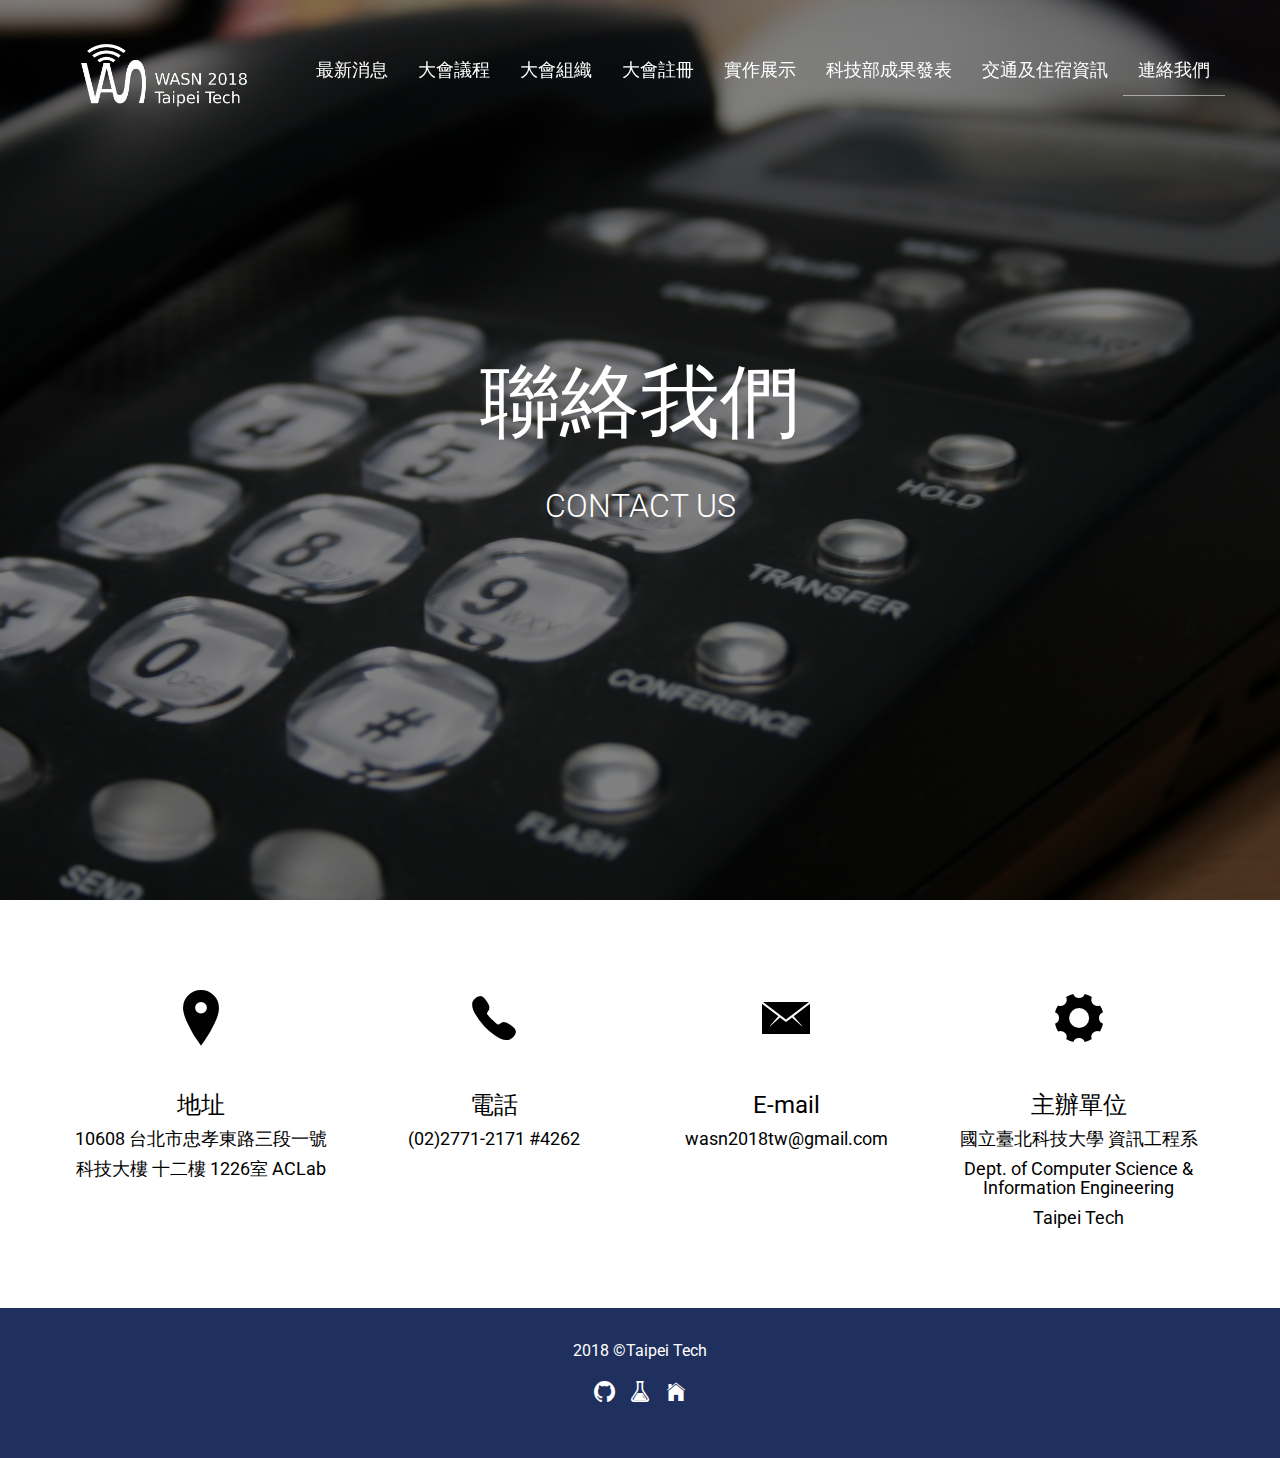
<file: contact.html>
<!DOCTYPE html>
<html lang="en">
<head>
    <meta charset="utf-8">
    <meta name="viewport" content="width=device-width, initial-scale=1">

    <title>WASN2018</title>

    <!-- css -->
    <link rel="stylesheet" href="bower_components/bootstrap/dist/css/bootstrap.min.css">
    <link rel="stylesheet" href="bower_components/ionicons/css/ionicons.min.css">
    <link rel="stylesheet" href="assets/css/main.css">
    <link rel="stylesheet" href="assets/css/contact.css">
</head>
<body data-spy="scroll" data-target="#site-nav">
    <nav id="site-nav" class="navbar navbar-fixed-top navbar-custom">
        <div class="container">
            <div class="navbar-header">
                <!-- logo -->
                <div class="site-branding">
                    <a class="logo" href="index.html">
                        <!-- logo image  -->
                        <img src="assets/images/logo-white2.png" alt="Logo">
                    </a>
                </div>
                <button type="button" class="navbar-toggle collapsed" data-toggle="collapse" data-target="#navbar-items" aria-expanded="false">
                    <span class="sr-only">Toggle navigation</span>
                    <span class="icon-bar"></span>
                    <span class="icon-bar"></span>
                    <span class="icon-bar"></span>
                </button>
            </div><!-- /.navbar-header -->
            <div class="collapse navbar-collapse" id="navbar-items">
                <ul class="nav navbar-nav navbar-right">
                    <!-- navigation menu -->
                    <li><a href="news.html">最新消息</a></li>
                    <li><a href="agenda.html">大會議程</a></li>
                    <li><a href="info.html">大會組織</a></li>
                    <li><a href="reg.html">大會註冊</a></li>
                    <li><a href="present.html">實作展示</a></li>
                    <li><a href="demo.html">科技部成果發表</a></li>
                    <li><a href="transport.html">交通及住宿資訊</a></li>
                    <li class="active"><a href="contact.html">連絡我們</a></li>
                </ul>
            </div>
        </div><!-- /.container -->
    </nav>

    <header id="site-header" class="site-header valign-center"> 
        <div class="intro">
            <h1>聯絡我們</h1>
            <br>
            <p>Contact us</p>
        </div>
    </header>

    <section id="facts" class="section  facts text-center">
        <div class="container">
            <div class="row">
                <div class="col-sm-3">
                    <i class="ion-ios-location"></i>
                    <h3>地址<br></h3>
                    <h4>10608 台北市忠孝東路三段一號</h4>
                    <h4>科技大樓 十二樓 1226室 ACLab</h4>
                </div>
                <div class="col-sm-3">

                    <i class="ion-ios-telephone"></i>
                    <h3>電話<br></h3>
                    <h4>(02)2771-2171 #4262</h4>
                
                </div>
                <div class="col-sm-3">
                    <i class="ion-ios-email"></i>
                    <h3>E-mail</h3>
                    <h4><a href="mailto:wasn2018tw@gmail.com">wasn2018tw@gmail.com</h4>
                </div>
                <div class="col-sm-3">
                    <i class="ion-ios-gear"></i>
                    <h3>主辦單位</h3>
                    <h4>國立臺北科技大學 資訊工程系</h4>
		    <h4>Dept. of Computer Science & Information Engineering</h4>
		    <h4>Taipei Tech</h4>
                </div>
            </div><!-- row -->
        </div><!-- container -->
    </section>

    <footer class="site-footer">
        <div class="container">
            <div class="row">
                <div class="col-md-12">
                    <p class="site-info">2018 ©<a href="http://www.ntut.edu.tw">Taipei Tech</a></p>
                    <ul class="social-block">
                        <li><a href="https://github.com/0penth3wind0w/WASN2018"><i class="ion-social-github"></i></a></li>
                        <li><a href="http://acl.csie.ntut.edu.tw/"><i class="ion-erlenmeyer-flask"></i></a></li>
                        <li><a href="http://csie.ntut.edu.tw/"><i class="ion-ios-home"></i></a></li>
                    </ul>
                </div>
            </div>
        </div>
    </footer>

    <!-- script -->
    <script src="bower_components/jquery/dist/jquery.min.js"></script>
    <script src="bower_components/bootstrap/dist/js/bootstrap.min.js"></script>
    <script src="bower_components/smooth-scroll/dist/js/smooth-scroll.min.js"></script>
    <script src="assets/js/main.js"></script>
</body>
</html>
</file>
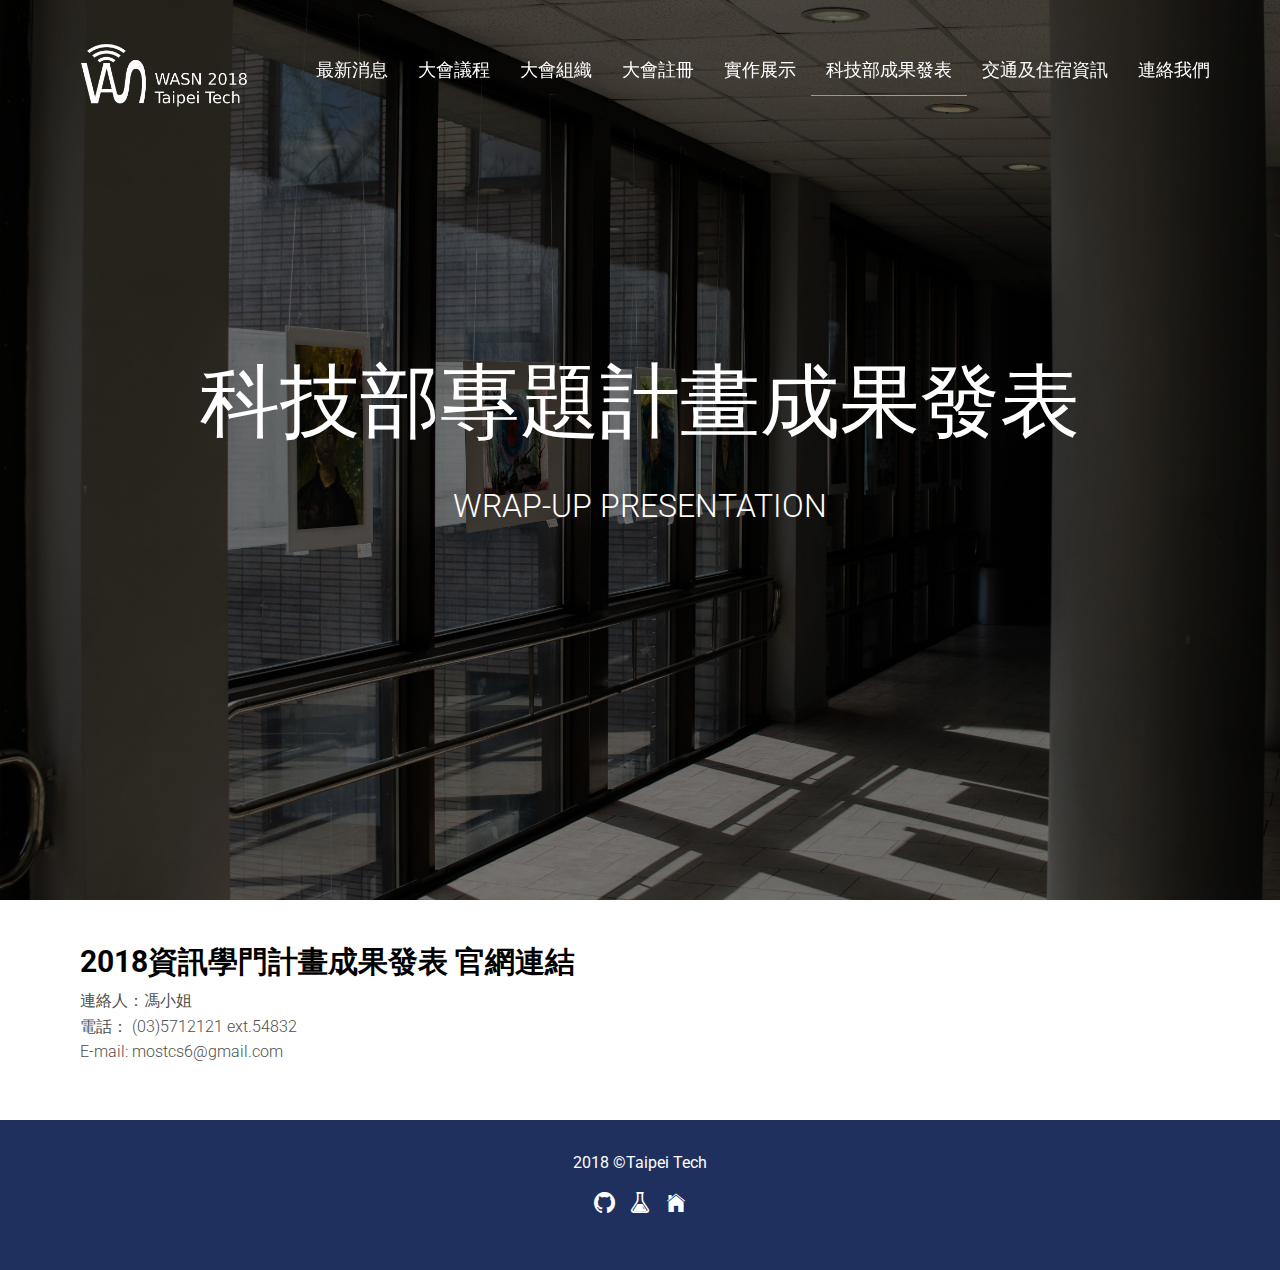
<file: demo.html>
<!DOCTYPE html>
<html lang="en">
<head>
    <meta charset="utf-8">
    <meta http-equiv="X-UA-Compatible" content="IE=edge">
    <meta name="viewport" content="width=device-width, initial-scale=1">

    <title>WASN2018</title>

    <!-- css -->
    <link rel="stylesheet" href="bower_components/bootstrap/dist/css/bootstrap.min.css">
    <link rel="stylesheet" href="bower_components/ionicons/css/ionicons.min.css">
    <link rel="stylesheet" href="assets/css/main.css">
    <link rel="stylesheet" href="assets/css/demo.css">
</head>
<body data-spy="scroll" data-target="#site-nav">
    <nav id="site-nav" class="navbar navbar-fixed-top navbar-custom">
        <div class="container">
            <div class="navbar-header">
                <!-- logo -->
                <div class="site-branding">
                    <a class="logo" href="index.html">
                        <!-- logo image  -->
                        <img src="assets/images/logo-white2.png" alt="Logo">
                    </a>
                </div>
                <button type="button" class="navbar-toggle collapsed" data-toggle="collapse" data-target="#navbar-items" aria-expanded="false">
                    <span class="sr-only">Toggle navigation</span>
                    <span class="icon-bar"></span>
                    <span class="icon-bar"></span>
                    <span class="icon-bar"></span>
                </button>
            </div><!-- /.navbar-header -->
            <div class="collapse navbar-collapse" id="navbar-items">
                <ul class="nav navbar-nav navbar-right">
                    <!-- navigation menu -->
                    <li><a href="news.html">最新消息</a></li>
                    <li><a href="agenda.html">大會議程</a></li>
                    <li><a href="info.html">大會組織</a></li>
                    <li><a href="reg.html">大會註冊</a></li>
                    <li><a href="present.html">實作展示</a></li>
                    <li class="active"><a href="demo.html">科技部成果發表</a></li>
                    <li><a href="transport.html">交通及住宿資訊</a></li>
                    <li><a href="contact.html">連絡我們</a></li>
                </ul>
            </div>
        </div><!-- /.container -->
    </nav>

    <header id="site-header" class="site-header valign-center"> 
        <div class="intro">
            <h1>科技部專題計畫成果發表</h1>
            <br>
            <p>Wrap-up Presentation</p>
        </div>
    </header>

    <section id="registration" class="section registration">
        <div class="container">
            <div class="row">
                <div class="col-md-12">
                    <h2><a href="http://www.google.com/url?q=http%3A%2F%2Fsite.etop.org.tw%2F2018%2Fcsd%2Findex.php%3Fc%3Dmsg14211%26m%3Dlayout%26d%3Dmsg&amp;sa=D&amp;sntz=1&amp;usg=AFQjCNHLM0bNOSmyM-3DEhJydnqMLMiMtA" target="_blank">2018資訊學門計畫成果發表 官網連結</a></h2>
                    <p>連絡人：馮小姐<br>
                        電話： (03)5712121 ext.54832<br>
                        E-mail: mostcs6@gmail.com</p>
                </div>
            </div>
        </div>
    </section>

    <footer class="site-footer">
        <div class="container">
            <div class="row">
                <div class="col-md-12">
                    <p class="site-info">2018 ©<a href="http://www.ntut.edu.tw">Taipei Tech</a></p>
                    <ul class="social-block">
                        <li><a href="https://github.com/0penth3wind0w/WASN2018"><i class="ion-social-github"></i></a></li>
                        <li><a href="http://acl.csie.ntut.edu.tw/"><i class="ion-erlenmeyer-flask"></i></a></li>
                        <li><a href="http://csie.ntut.edu.tw/"><i class="ion-ios-home"></i></a></li>
                    </ul>
                </div>
            </div>
        </div>
    </footer>

    <!-- script -->
    <script src="bower_components/jquery/dist/jquery.min.js"></script>
    <script src="bower_components/bootstrap/dist/js/bootstrap.min.js"></script>
    <script src="bower_components/smooth-scroll/dist/js/smooth-scroll.min.js"></script>
    <script src="assets/js/main.js"></script>
</body>
</html>
</file>
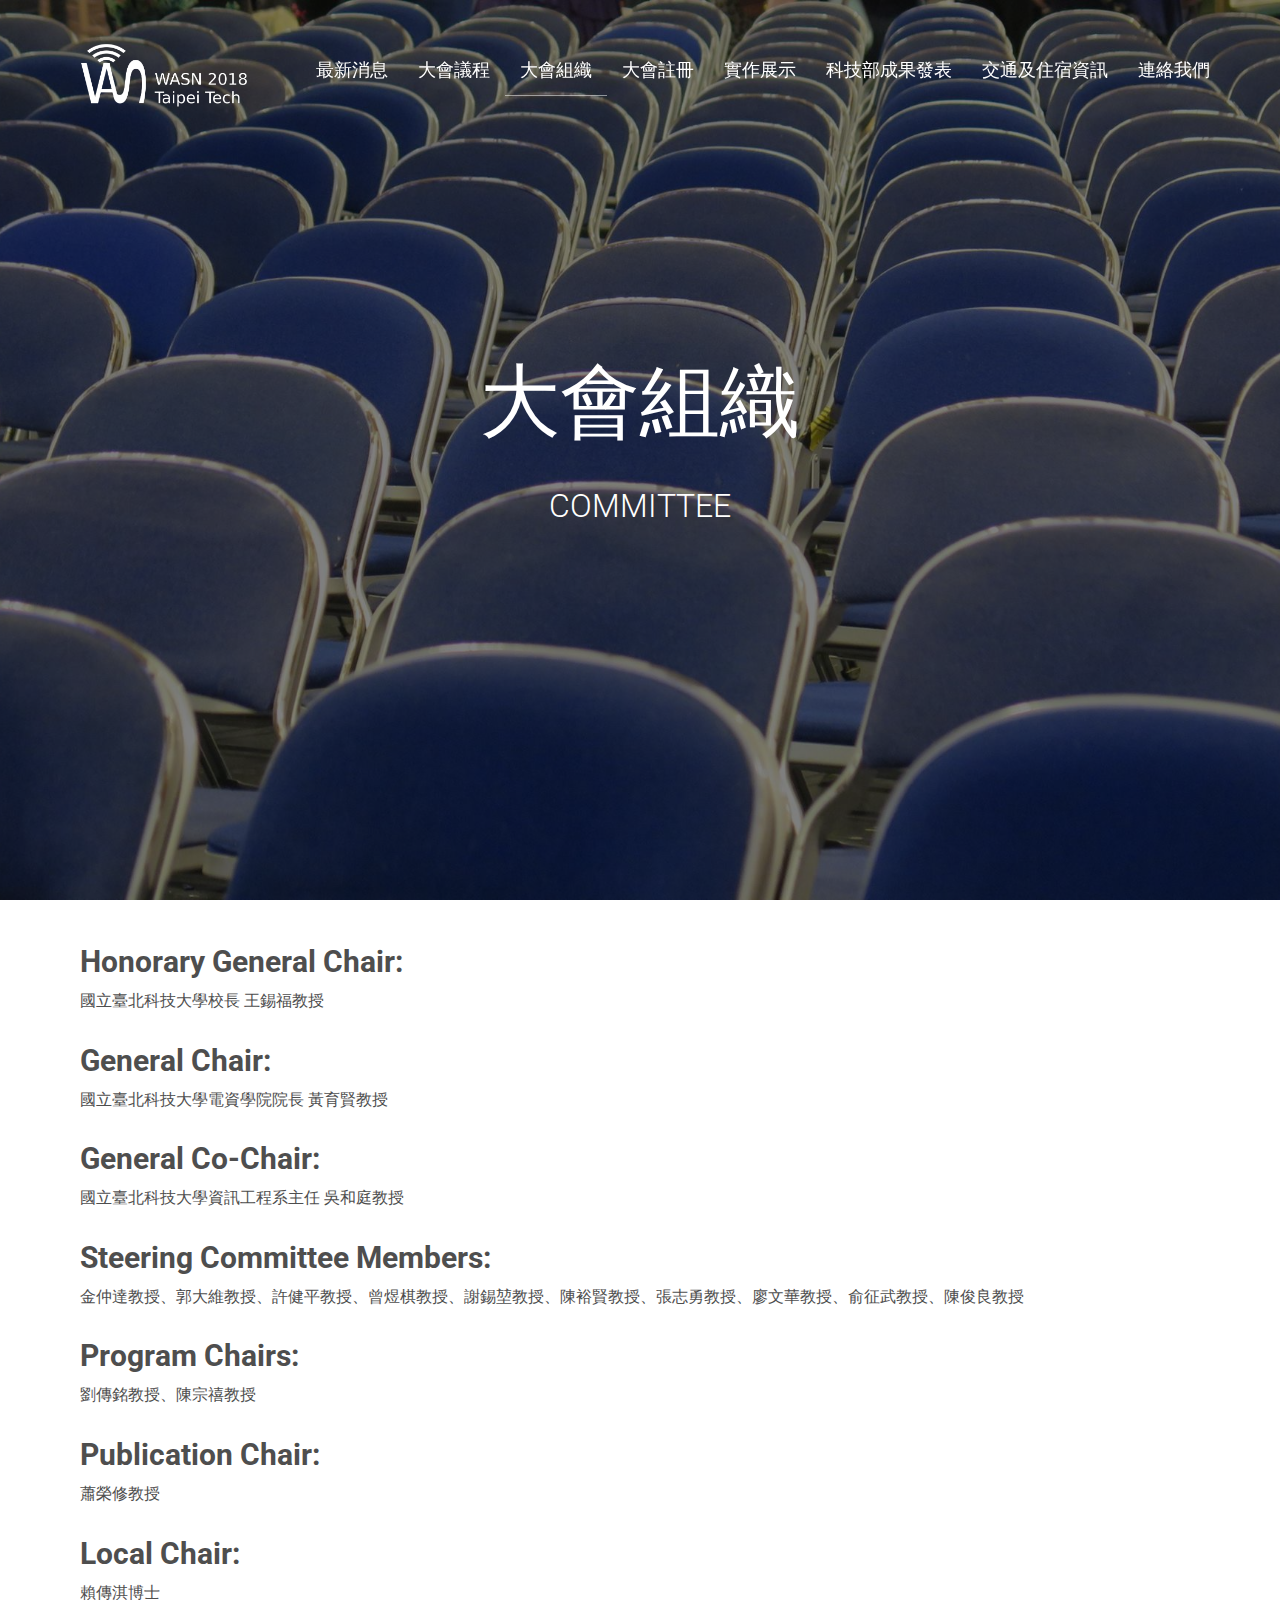
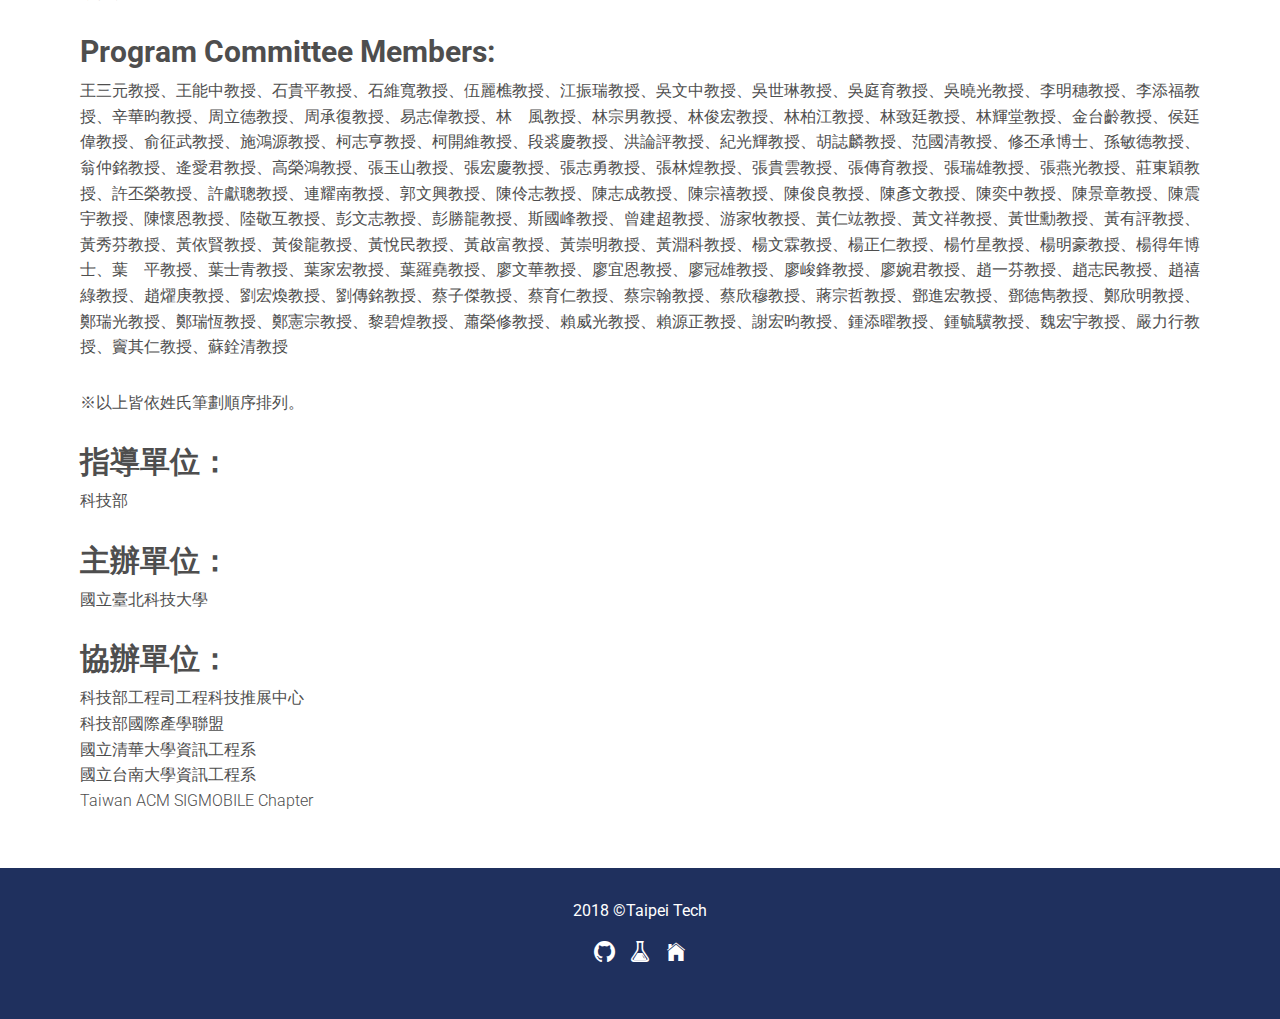
<file: info.html>
<!DOCTYPE html>
<html lang="en">
<head>
    <meta charset="utf-8">
    <meta http-equiv="X-UA-Compatible" content="IE=edge">
    <meta name="viewport" content="width=device-width, initial-scale=1">

    <title>WASN2018</title>

    <!-- css -->
    <link rel="stylesheet" href="bower_components/bootstrap/dist/css/bootstrap.min.css">
    <link rel="stylesheet" href="bower_components/ionicons/css/ionicons.min.css">
    <link rel="stylesheet" href="assets/css/main.css">
    <link rel="stylesheet" href="assets/css/info.css">
</head>
<body data-spy="scroll" data-target="#site-nav">
    <nav id="site-nav" class="navbar navbar-fixed-top navbar-custom">
        <div class="container">
            <div class="navbar-header">
                <!-- logo -->
                <div class="site-branding">
                    <a class="logo" href="index.html">
                        <!-- logo image  -->
                        <img src="assets/images/logo-white2.png" alt="Logo">
                    </a>
                </div>
                <button type="button" class="navbar-toggle collapsed" data-toggle="collapse" data-target="#navbar-items" aria-expanded="false">
                    <span class="sr-only">Toggle navigation</span>
                    <span class="icon-bar"></span>
                    <span class="icon-bar"></span>
                    <span class="icon-bar"></span>
                </button>
            </div><!-- /.navbar-header -->
            <div class="collapse navbar-collapse" id="navbar-items">
                <ul class="nav navbar-nav navbar-right">
                    <!-- navigation menu -->
                    <li><a href="news.html">最新消息</a></li>
                    <li><a href="agenda.html">大會議程</a></li>
                    <li class="active"><a href="info.html">大會組織</a></li>
                    <li><a href="reg.html">大會註冊</a></li>
                    <li><a href="present.html">實作展示</a></li>
                    <li><a href="demo.html">科技部成果發表</a></li>
                    <li><a href="transport.html">交通及住宿資訊</a></li>
                    <li><a href="contact.html">連絡我們</a></li>
                </ul>
            </div>
        </div><!-- /.container -->
    </nav>

    <header id="site-header" class="site-header valign-center"> 
        <div class="intro">
            <h1>大會組織</h1>
            <br>
            <p>Committee</p>
        </div>
    </header>

    <section id="about" class="section about">
        <div class="container">
            <div class="row">
                <div class="col-sm-12">    
                    <h2>Honorary General Chair:</h2>
                    <p>國立臺北科技大學校長 王錫福教授</p>
                    <h2>General Chair:</h2>
                    <p>國立臺北科技大學電資學院院長 黃育賢教授</p>
                    <h2>General Co-Chair:</h2>
                    <p>國立臺北科技大學資訊工程系主任 吳和庭教授</p>
                    <h2>Steering Committee Members:</h2>
                    <p>金仲達教授、郭大維教授、許健平教授、曾煜棋教授、謝錫堃教授、陳裕賢教授、張志勇教授、廖文華教授、俞征武教授、陳俊良教授</p>
                    <h2>Program Chairs:</h2>
                    <p>劉傳銘教授、陳宗禧教授</p>
                    <h2>Publication Chair:</h2>
                    <p>蕭榮修教授</p>
                    <h2>Local Chair:</h2>
                    <p>賴傳淇博士</p>
                    <h2>Program Committee Members:</h2>
                    <p>王三元教授、王能中教授、石貴平教授、石維寬教授、伍麗樵教授、江振瑞教授、吳文中教授、吳世琳教授、吳庭育教授、吳曉光教授、李明穗教授、李添福教授、辛華昀教授、周立德教授、周承復教授、易志偉教授、林　風教授、林宗男教授、林俊宏教授、林柏江教授、林致廷教授、林輝堂教授、金台齡教授、侯廷偉教授、俞征武教授、施鴻源教授、柯志亨教授、柯開維教授、段裘慶教授、洪論評教授、紀光輝教授、胡誌麟教授、范國清教授、修丕承博士、孫敏德教授、翁仲銘教授、逄愛君教授、高榮鴻教授、張玉山教授、張宏慶教授、張志勇教授、張林煌教授、張貴雲教授、張傳育教授、張瑞雄教授、張燕光教授、莊東穎教授、許丕榮教授、許獻聰教授、連耀南教授、郭文興教授、陳伶志教授、陳志成教授、陳宗禧教授、陳俊良教授、陳彥文教授、陳奕中教授、陳景章教授、陳震宇教授、陳懷恩教授、陸敬互教授、彭文志教授、彭勝龍教授、斯國峰教授、曾建超教授、游家牧教授、黃仁竑教授、黃文祥教授、黃世勳教授、黃有評教授、黃秀芬教授、黃依賢教授、黃俊龍教授、黃悅民教授、黃啟富教授、黃崇明教授、黃淵科教授、楊文霖教授、楊正仁教授、楊竹星教授、楊明豪教授、楊得年博士、葉　平教授、葉士青教授、葉家宏教授、葉羅堯教授、廖文華教授、廖宜恩教授、廖冠雄教授、廖峻鋒教授、廖婉君教授、趙一芬教授、趙志民教授、趙禧綠教授、趙燿庚教授、劉宏煥教授、劉傳銘教授、蔡子傑教授、蔡育仁教授、蔡宗翰教授、蔡欣穆教授、蔣宗哲教授、鄧進宏教授、鄧德雋教授、鄭欣明教授、鄭瑞光教授、鄭瑞恆教授、鄭憲宗教授、黎碧煌教授、蕭榮修教授、賴威光教授、賴源正教授、謝宏昀教授、鍾添曜教授、鍾毓驥教授、魏宏宇教授、嚴力行教授、竇其仁教授、蘇銓清教授</p>
                    <p>※以上皆依姓氏筆劃順序排列。</p>
                    <h2>指導單位：</h2>
                    <p>科技部</p>                    
                    <h2>主辦單位：</h2>
                    <p>國立臺北科技大學</p>
                    <h2>協辦單位：</h2>
                    <p>科技部工程司工程科技推展中心<br>
                        科技部國際產學聯盟<br>
                        國立清華大學資訊工程系<br>
                        國立台南大學資訊工程系<br>
                        Taiwan ACM SIGMOBILE Chapter</p>
                </div><!-- /.col-sm-6 -->
            </div><!-- /.row -->
        </div><!-- /.container -->
    </section>

    <footer class="site-footer">
        <div class="container">
            <div class="row">
                <div class="col-md-12">
                    <p class="site-info">2018 ©<a href="http://www.ntut.edu.tw">Taipei Tech</a></p>
                    <ul class="social-block">
                        <li><a href="https://github.com/0penth3wind0w/WASN2018"><i class="ion-social-github"></i></a></li>
                        <li><a href="http://acl.csie.ntut.edu.tw/"><i class="ion-erlenmeyer-flask"></i></a></li>
                        <li><a href="http://csie.ntut.edu.tw/"><i class="ion-ios-home"></i></a></li>
                    </ul>
                </div>
            </div>
        </div>
    </footer>

    <!-- script -->
    <script src="bower_components/jquery/dist/jquery.min.js"></script>
    <script src="bower_components/bootstrap/dist/js/bootstrap.min.js"></script>
    <script src="bower_components/smooth-scroll/dist/js/smooth-scroll.min.js"></script>
    <script src="assets/js/main.js"></script>
</body>
</html>
</file>
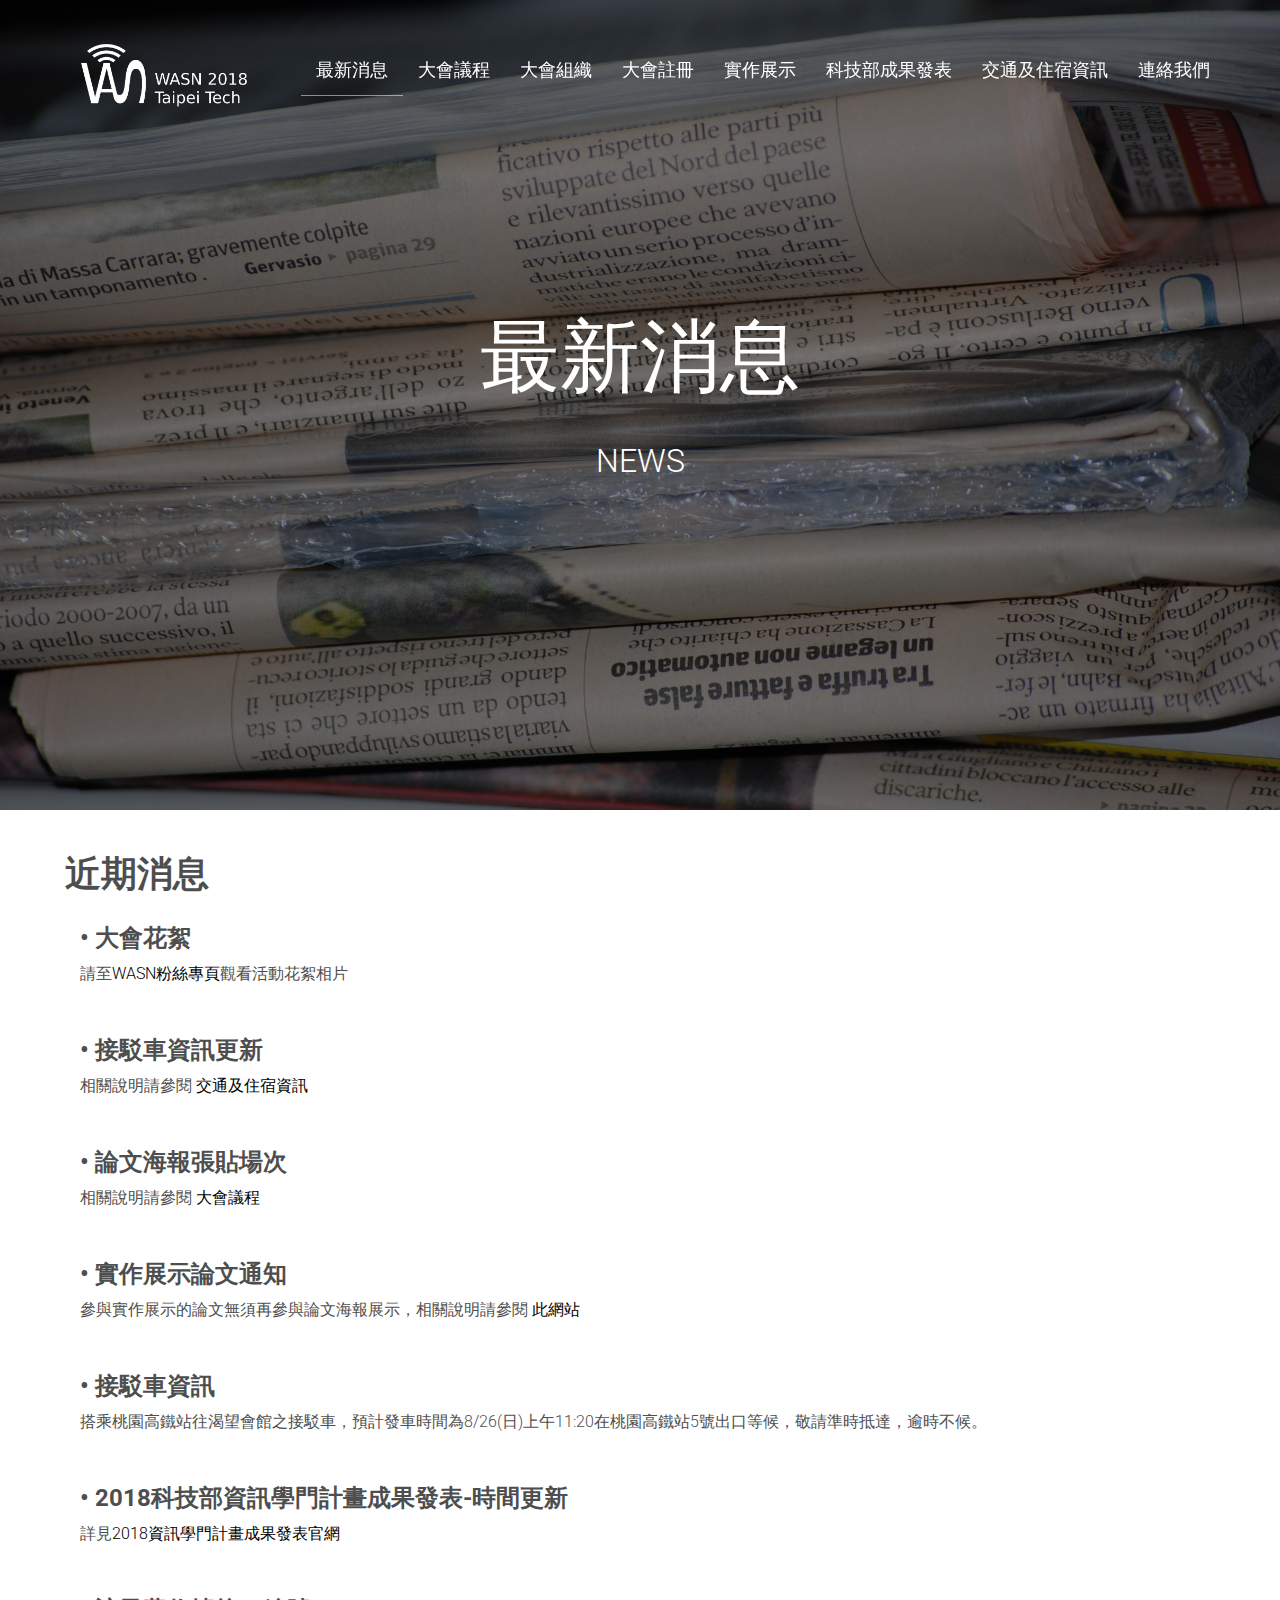
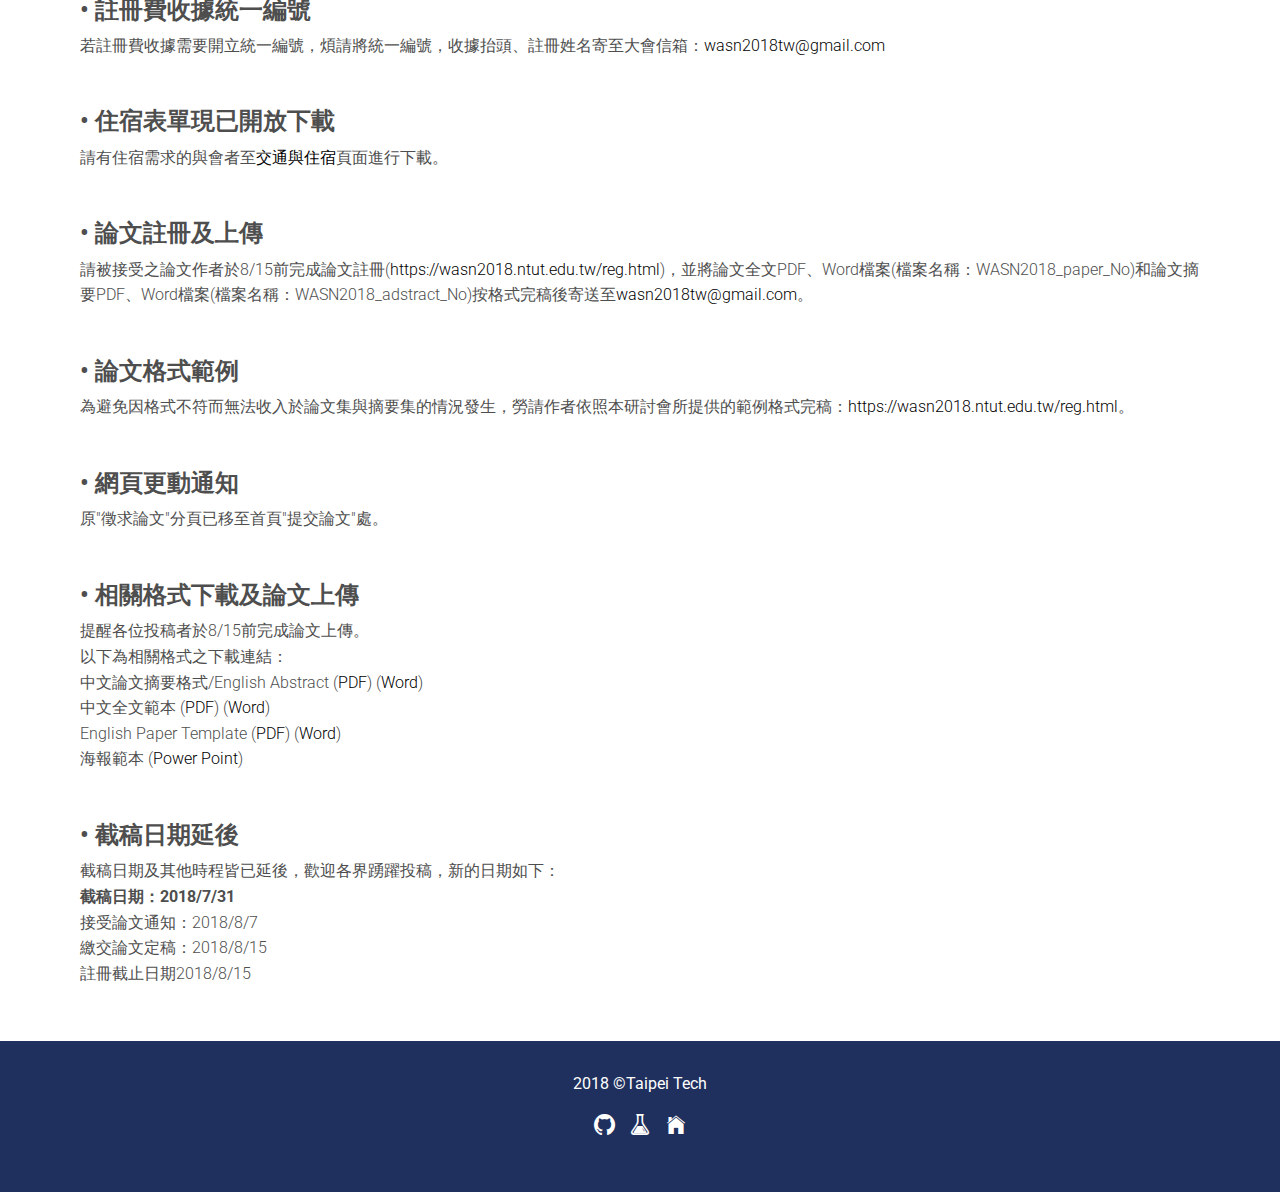
<file: news.html>
<!DOCTYPE html>
<html lang="en">
<head>
    <meta charset="utf-8">
    <meta http-equiv="X-UA-Compatible" content="IE=edge">
    <meta name="viewport" content="width=device-width, initial-scale=1">

    <title>WASN2018</title>

    <!-- css -->
    <link rel="stylesheet" href="bower_components/bootstrap/dist/css/bootstrap.min.css">
    <link rel="stylesheet" href="bower_components/ionicons/css/ionicons.min.css">
    <link rel="stylesheet" href="assets/css/main.css">
    <link rel="stylesheet" href="assets/css/news.css">
</head>
<body data-spy="scroll" data-target="#site-nav">
    <nav id="site-nav" class="navbar navbar-fixed-top navbar-custom">
        <div class="container">
            <div class="navbar-header">
                <!-- logo -->
                <div class="site-branding">
                    <a class="logo" href="index.html">
                        <!-- logo image  -->
                        <img src="assets/images/logo-white2.png" alt="Logo">
                    </a>
                </div>
                <button type="button" class="navbar-toggle collapsed" data-toggle="collapse" data-target="#navbar-items" aria-expanded="false">
                    <span class="sr-only">Toggle navigation</span>
                    <span class="icon-bar"></span>
                    <span class="icon-bar"></span>
                    <span class="icon-bar"></span>
                </button>
            </div><!-- /.navbar-header -->
            <div class="collapse navbar-collapse" id="navbar-items">
                <ul class="nav navbar-nav navbar-right">
                    <!-- navigation menu -->
                    <li class="active"><a data-scroll href="news.html">最新消息</a></li>
                    <li><a href="agenda.html">大會議程</a></li>
                    <li><a href="info.html">大會組織</a></li>
                    <li><a href="reg.html">大會註冊</a></li>
                    <li><a href="present.html">實作展示</a></li>
                    <li><a href="demo.html">科技部成果發表</a></li>
                    <li><a href="transport.html">交通及住宿資訊</a></li>
                    <li><a href="contact.html">連絡我們</a></li>
                </ul>
            </div>
        </div><!-- /.container -->
    </nav>

    <header id="site-header" class="site-header valign-center"> 
        <div class="intro">
            <h1>最新消息</h1>
            <br>
            <p>NEWS</p>
        </div>
    </header>

    <section id="about" class="section about">
        <div class="container">
            <div class="row">
                <h1 class="section-title">近期消息</h1>
                <div class="col-sm-12">
                    <div>
                        <div>
                            <h3>• 大會花絮</h3>
                            <p>請至<a href="https://www.facebook.com/WASN2018/">WASN粉絲專頁</a>觀看活動花絮相片 </p>
                        </div>
                    </div>
                </div><!-- /.col-sm-6 -->
                <div class="col-sm-12">
                    <div>
                        <div>
                            <h3>• 接駁車資訊更新</h3>
                            <p>相關說明請參閱 <a href="https://wasn2018.ntut.edu.tw/traffic.html">交通及住宿資訊</a></p>
                        </div>
                    </div>
                </div><!-- /.col-sm-6 -->
                <div class="col-sm-12">
                    <div>
                        <div>
                            <h3>• 論文海報張貼場次</h3>
                            <p>相關說明請參閱 <a href="https://wasn2018.ntut.edu.tw/agenda.html">大會議程</a></p>
                        </div>
                    </div>
                </div><!-- /.col-sm-6 -->
                <div class="col-sm-12">
                    <div>
                        <div>
                            <h3>• 實作展示論文通知</h3>
                            <p>參與實作展示的論文無須再參與論文海報展示，相關說明請參閱 <a href="https://sites.google.com/view/mc2018/%E5%AF%A6%E4%BD%9C%E5%B1%95%E7%A4%BA">此網站</a></p>
                        </div>
                    </div>
                </div><!-- /.col-sm-6 -->
                <div class="col-sm-12">
                    <div>
                        <div>
                            <h3>• 接駁車資訊</h3>
                            <p>搭乘桃園高鐵站往渴望會館之接駁車，預計發車時間為8/26(日)上午11:20在桃園高鐵站5號出口等候，敬請準時抵達，逾時不候。</p>
                        </div>
                    </div>
                </div><!-- /.col-sm-6 -->
                <div class="col-sm-12">
                    <div>
                        <div>
                            <h3>• 2018科技部資訊學門計畫成果發表-時間更新</h3>
                            <p>詳見<a href="http://www.google.com/url?q=http%3A%2F%2Fsite.etop.org.tw%2F2018%2Fcsd%2Findex.php%3Fc%3Dmsg14211%26m%3Dlayout%26d%3Dmsg&amp;sa=D&amp;sntz=1&amp;usg=AFQjCNHLM0bNOSmyM-3DEhJydnqMLMiMtA" target="_blank">2018資訊學門計畫成果發表官網</a></p>
                        </div>
                    </div>
                </div><!-- /.col-sm-6 -->
                <div class="col-sm-12">
                    <div>
                        <div>
                            <h3>• 註冊費收據統一編號</h3>
                            <p>若註冊費收據需要開立統一編號，煩請將統一編號，收據抬頭、註冊姓名寄至大會信箱：<a href="mailto:wasn2018tw@gmail.com">wasn2018tw@gmail.com</a></p>
                        </div>
                    </div>
                </div><!-- /.col-sm-6 -->
                <div class="col-sm-12">
                    <div>
                        <div>
                            <h3>• 住宿表單現已開放下載</h3>
                            <p>請有住宿需求的與會者至<a href="https://wasn2018.ntut.edu.tw/transport.html">交通與住宿</a>頁面進行下載。</p>
                        </div>
                    </div>
                </div><!-- /.col-sm-6 -->
                <div class="col-sm-12">
                    <div>
                        <div>
                            <h3>• 論文註冊及上傳</h3>
                            <p>請被接受之論文作者於8/15前完成論文註冊(<a href="https://wasn2018.ntut.edu.tw/reg.html">https://wasn2018.ntut.edu.tw/reg.html</a>)，並將論文全文PDF、Word檔案(檔案名稱：WASN2018_paper_No)和論文摘要PDF、Word檔案(檔案名稱：WASN2018_adstract_No)按格式完稿後寄送至<a href="mailto:wasn2018tw@gmail.com">wasn2018tw@gmail.com</a>。</p>
                        </div>
                    </div>
                </div><!-- /.col-sm-6 -->
                <div class="col-sm-12">
                    <div>
                        <div>
                            <h3>• 論文格式範例</h3>
                            <p>為避免因格式不符而無法收入於論文集與摘要集的情況發生，勞請作者依照本研討會所提供的範例格式完稿：<a href="https://wasn2018.ntut.edu.tw/reg.html">https://wasn2018.ntut.edu.tw/reg.html</a>。</p>
                        </div>
                    </div>
                </div><!-- /.col-sm-6 -->
                <div class="col-sm-12">
                    <div>
                        <div>
                            <h3>• 網頁更動通知</h3>
                            <p>原"徵求論文"分頁已移至首頁"提交論文"處。</p>
                        </div>
                    </div>
                </div><!-- /.col-sm-6 -->
                <div class="col-sm-12">
                    <div>
                        <div>
                            <h3>• 相關格式下載及論文上傳</h3>
                            <p>提醒各位投稿者於8/15前完成論文上傳。<br>以下為相關格式之下載連結：<br>
                                中文論文摘要格式/English Abstract (<a href="assets/file/WASN2018_Abstract.pdf">PDF</a>) (<a href="assets/file/WASN2018_Abstract.docx">Word</a>)<br>
                                中文全文範本 (<a href="assets/file/WASN2018_Paper.pdf">PDF</a>) (<a href="assets/file/WASN2018_Paper.docx">Word</a>)<br>
                                English Paper Template (<a href="assets/file/WASN2018_En_Paper.pdf">PDF</a>) (<a href="assets/file/WASN2018_En_Paper.docx">Word</a>)<br>
                                海報範本 (<a href="assets/file/WASN2018_Poster.pptx">Power Point</a>)</p>
                        </div>
                    </div>
                </div><!-- /.col-sm-12 -->
                <div class="col-sm-12">
                    <div>
                        <div>
                            <h3>• 截稿日期延後</h3>
                            <p>截稿日期及其他時程皆已延後，歡迎各界踴躍投稿，新的日期如下：<br><b>截稿日期：2018/7/31</b><br>接受論文通知：2018/8/7<br>繳交論文定稿：2018/8/15<br>註冊截止日期2018/8/15</p>
                        </div>
                    </div>
                </div><!-- /.col-sm-6 -->
            </div><!-- /.row -->
        </div><!-- /.container -->
    </section>

    <footer class="site-footer">
        <div class="container">
            <div class="row">
                <div class="col-md-12">
                    <p class="site-info">2018 ©<a href="http://www.ntut.edu.tw">Taipei Tech</a></p>
                    <ul class="social-block">
                        <li><a href="https://github.com/0penth3wind0w/WASN2018"><i class="ion-social-github"></i></a></li>
                        <li><a href="http://acl.csie.ntut.edu.tw/"><i class="ion-erlenmeyer-flask"></i></a></li>
                        <li><a href="http://csie.ntut.edu.tw/"><i class="ion-ios-home"></i></a></li>
                    </ul>
                </div>
            </div>
        </div>
    </footer>

    <!-- script -->
    <script src="bower_components/jquery/dist/jquery.min.js"></script>
    <script src="bower_components/bootstrap/dist/js/bootstrap.min.js"></script>
    <script src="bower_components/smooth-scroll/dist/js/smooth-scroll.min.js"></script>
    <script src="assets/js/main.js"></script>
</body>
</html>
</file>
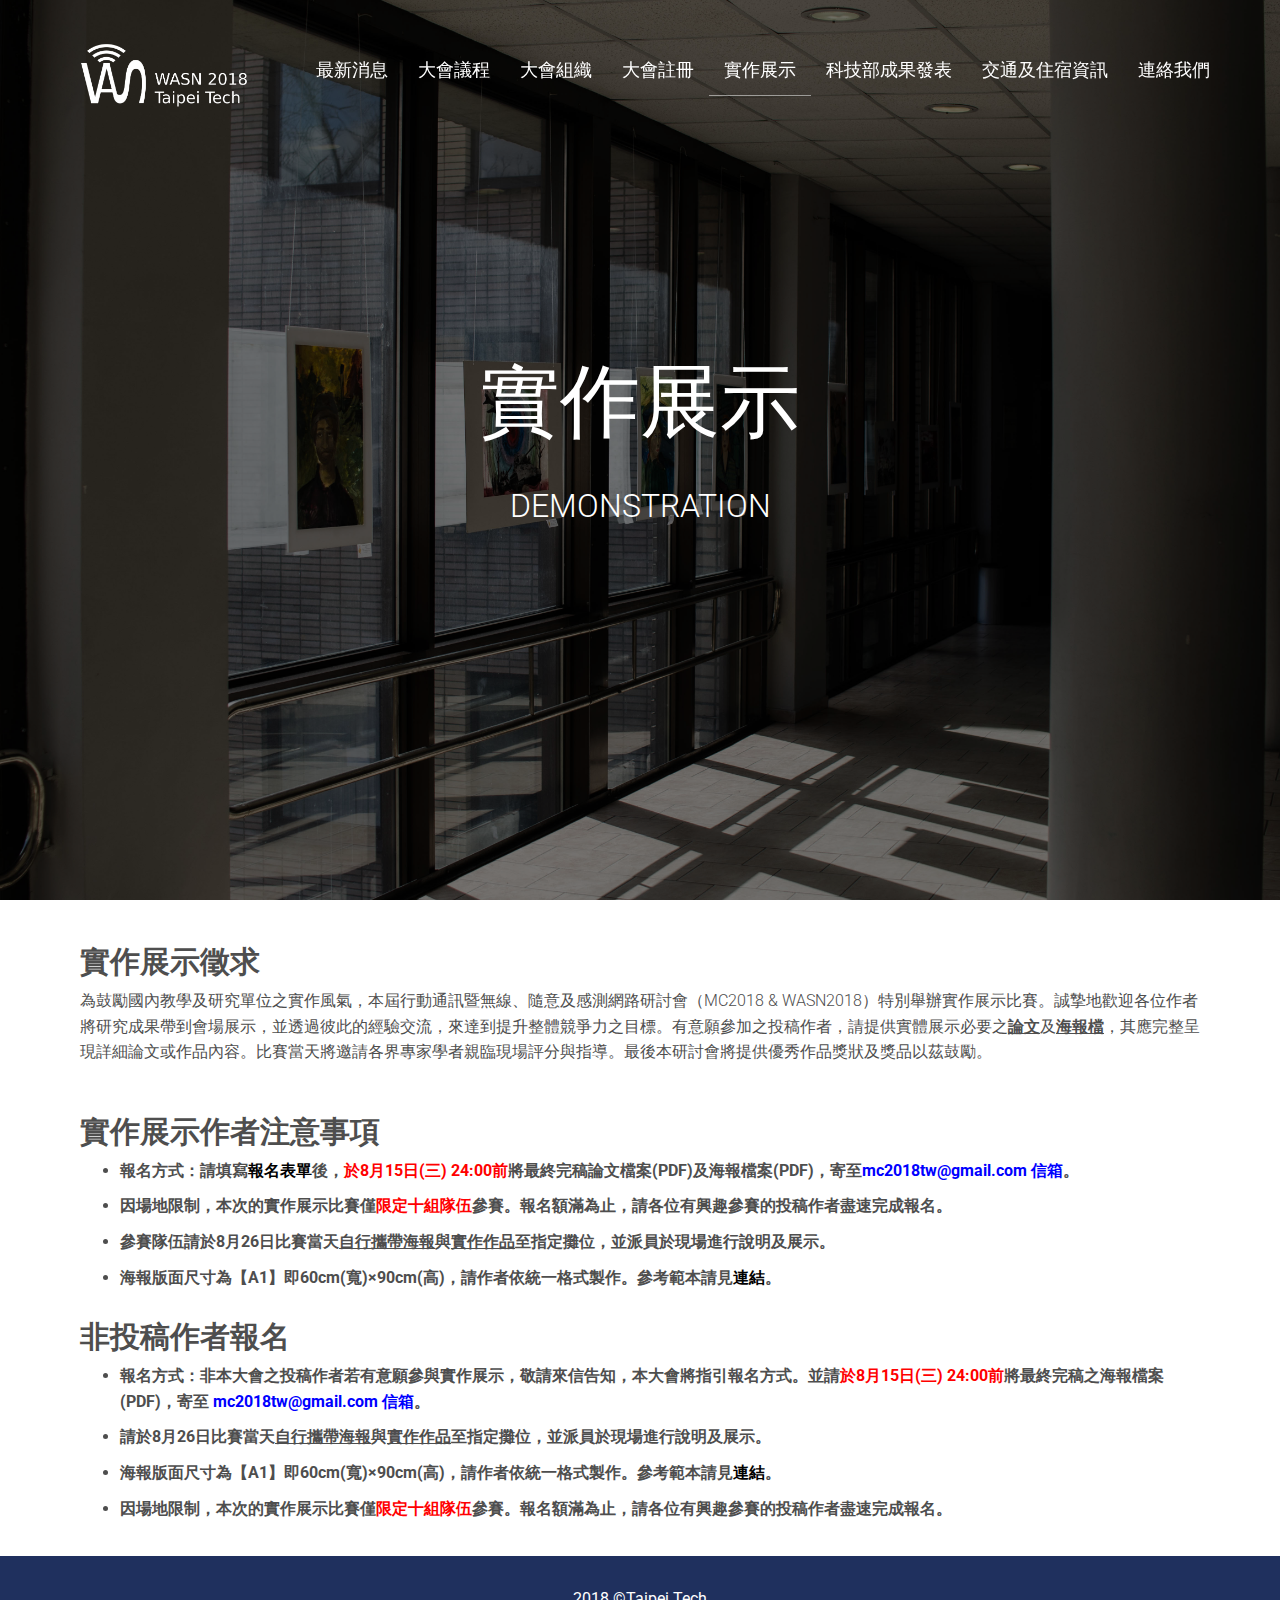
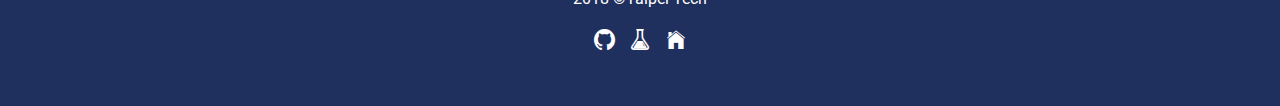
<file: present.html>
<!DOCTYPE html>
<html lang="en">
<head>
    <meta charset="utf-8">
    <meta http-equiv="X-UA-Compatible" content="IE=edge">
    <meta name="viewport" content="width=device-width, initial-scale=1">

    <title>WASN2018</title>

    <!-- css -->
    <link rel="stylesheet" href="bower_components/bootstrap/dist/css/bootstrap.min.css">
    <link rel="stylesheet" href="bower_components/ionicons/css/ionicons.min.css">
    <link rel="stylesheet" href="assets/css/main.css">
    <link rel="stylesheet" href="assets/css/demo.css">
</head>
<body data-spy="scroll" data-target="#site-nav">
    <nav id="site-nav" class="navbar navbar-fixed-top navbar-custom">
        <div class="container">
            <div class="navbar-header">
                <!-- logo -->
                <div class="site-branding">
                    <a class="logo" href="index.html">
                        <!-- logo image  -->
                        <img src="assets/images/logo-white2.png" alt="Logo">
                    </a>
                </div>
                <button type="button" class="navbar-toggle collapsed" data-toggle="collapse" data-target="#navbar-items" aria-expanded="false">
                    <span class="sr-only">Toggle navigation</span>
                    <span class="icon-bar"></span>
                    <span class="icon-bar"></span>
                    <span class="icon-bar"></span>
                </button>
            </div><!-- /.navbar-header -->
            <div class="collapse navbar-collapse" id="navbar-items">
                <ul class="nav navbar-nav navbar-right">
                    <!-- navigation menu -->
                    <li><a href="news.html">最新消息</a></li>
                    <li><a href="agenda.html">大會議程</a></li>
                    <li><a href="info.html">大會組織</a></li>
                    <li><a href="reg.html">大會註冊</a></li>
                    <li class="active"><a href="present.html">實作展示</a></li>
                    <li><a href="demo.html">科技部成果發表</a></li>
                    <li><a href="transport.html">交通及住宿資訊</a></li>
                    <li><a href="contact.html">連絡我們</a></li>
                </ul>
            </div>
        </div><!-- /.container -->
    </nav>

    <header id="site-header" class="site-header valign-center"> 
        <div class="intro">
            <h1>實作展示</h1>
            <br>
            <p>Demonstration</p>
        </div>
    </header>

    <section id="registration" class="section registration">
        <div class="container">
            <div class="row">
                <div class="col-md-12">
                    <h2>實作展示徵求</h2>
                    <p>為鼓勵國內教學及研究單位之實作風氣，本屆行動通訊暨無線、隨意及感測網路研討會（MC2018 &amp; WASN2018）特別舉辦實作展示比賽。誠摯地歡迎各位作者將研究成果帶到會場展示，並透過彼此的經驗交流，來達到提升整體競爭力之目標。有意願參加之投稿作者，請提供實體展示必要之<strong><u>論文</u></strong>及<strong><u>海報檔</u></strong>，其應完整呈現詳細論文或作品內容。比賽當天將邀請各界專家學者親臨現場評分與指導。最後本研討會將提供優秀作品獎狀及獎品以茲鼓勵。 </p>
                </div>
                <div class="col-md-12">
                    <h2>實作展示作者注意事項</h2>
                    <ul>
                        <li>報名方式：請填寫<a href="https://docs.google.com/forms/d/e/1FAIpQLScTXgUlSFS06clE0CGe3vvyfTog13_VQptPmx6Lt9yNRCeOyg/viewform?c=0&amp;w=1" target="_blank">報名表單</a>後，<font style="color:red">於8月15日(三) 24:00前</font>將最終完稿論文檔案(PDF)及海報檔案(PDF)，寄至<font style="color:blue">mc2018tw@gmail.com 信箱</font>。</li>
                        <li>因場地限制，本次的實作展示比賽僅<font style="color:red">限定十組隊伍</font>參賽。報名額滿為止，請各位有興趣參賽的投稿作者盡速完成報名。</li>
                        <li>參賽隊伍請於8月26日比賽當天<u><b>自行攜帶海報</b></u>與<u><b>實作作品</b></u>至指定攤位，並派員於現場進行說明及展示。</li>
                        <li>海報版面尺寸為【A1】即60cm(寬)×90cm(高)，請作者依統一格式製作。參考範本請見<a href="https://drive.google.com/file/d/1lKR9eKIQUbdStuCWQdA-TPPtUGvstrbh/view?usp=sharing" target="_blank">連結</a>。</li>
                    </ul>
                </div>
                <div class="col-md-12">
                        <h2>非投稿作者報名</h2>
                        <ul>
                            <li>報名方式：非本大會之投稿作者若有意願參與實作展示，敬請來信告知，本大會將指引報名方式。並請<font style="color:red">於8月15日(三) 24:00前</font>將最終完稿之海報檔案(PDF)，寄至 <font style="color:blue">mc2018tw@gmail.com 信箱</font>。</li>
                            <li>請於8月26日比賽當天<u><b>自行攜帶海報</b></u>與<u><b>實作作品</b></u>至指定攤位，並派員於現場進行說明及展示。</li>
                            <li>海報版面尺寸為【A1】即60cm(寬)×90cm(高)，請作者依統一格式製作。參考範本請見<a href="https://drive.google.com/file/d/1lKR9eKIQUbdStuCWQdA-TPPtUGvstrbh/view?usp=sharing" target="_blank">連結</a>。</li>        
                            <li>因場地限制，本次的實作展示比賽僅<font style="color:red">限定十組隊伍</font>參賽。報名額滿為止，請各位有興趣參賽的投稿作者盡速完成報名。</li>        
                        </ul>
                    </div>
            </div>
        </div>
    </section>

    <footer class="site-footer">
        <div class="container">
            <div class="row">
                <div class="col-md-12">
                    <p class="site-info">2018 ©<a href="http://www.ntut.edu.tw">Taipei Tech</a></p>
                    <ul class="social-block">
                        <li><a href="https://github.com/0penth3wind0w/WASN2018"><i class="ion-social-github"></i></a></li>
                        <li><a href="http://acl.csie.ntut.edu.tw/"><i class="ion-erlenmeyer-flask"></i></a></li>
                        <li><a href="http://csie.ntut.edu.tw/"><i class="ion-ios-home"></i></a></li>
                    </ul>
                </div>
            </div>
        </div>
    </footer>

    <!-- script -->
    <script src="bower_components/jquery/dist/jquery.min.js"></script>
    <script src="bower_components/bootstrap/dist/js/bootstrap.min.js"></script>
    <script src="bower_components/smooth-scroll/dist/js/smooth-scroll.min.js"></script>
    <script src="assets/js/main.js"></script>
</body>
</html>
</file>
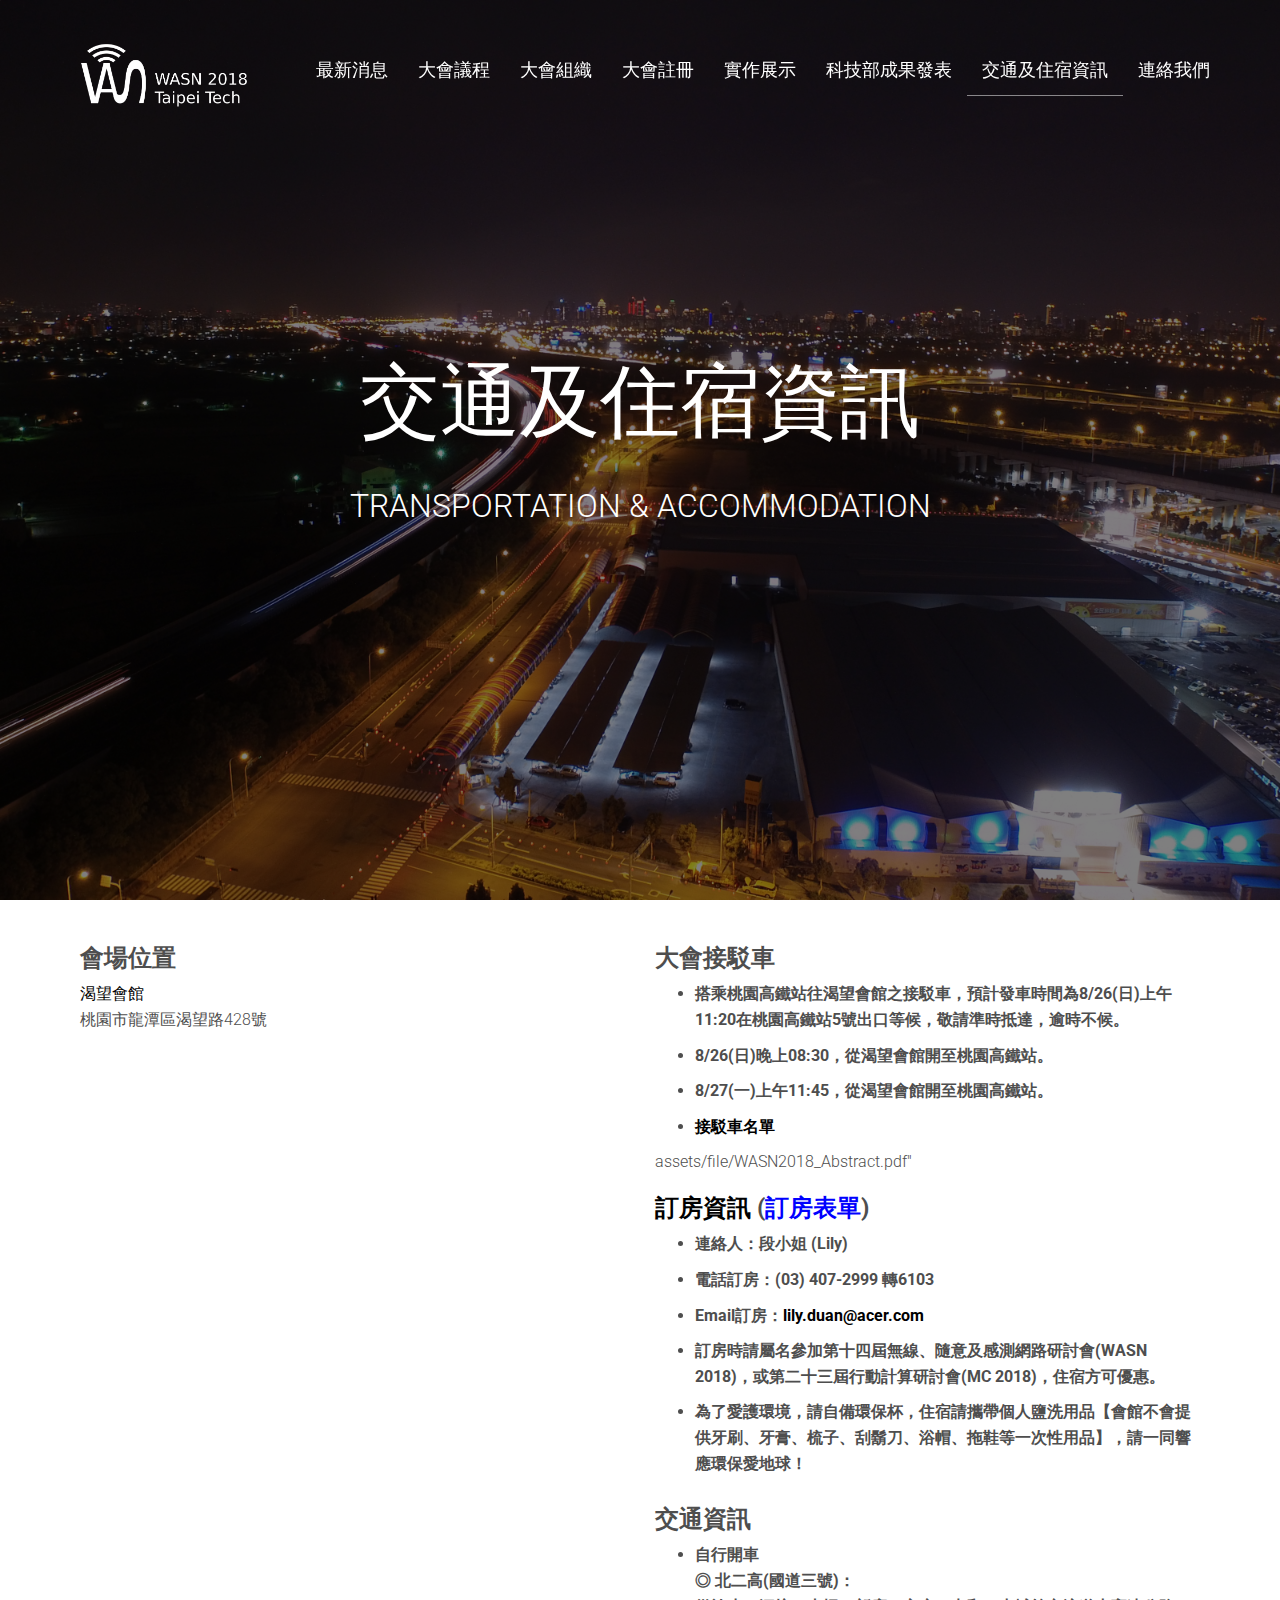
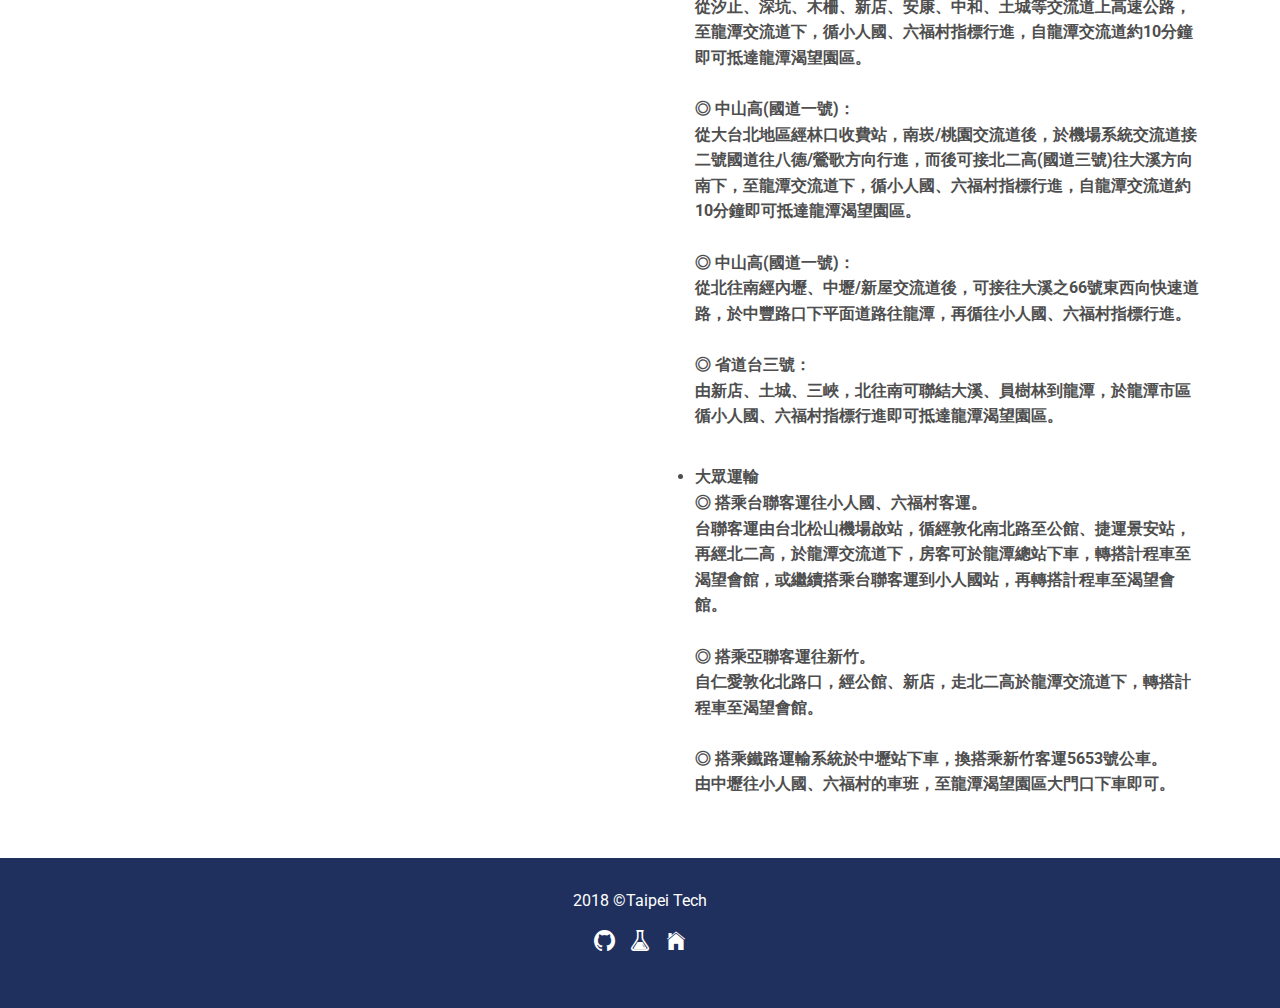
<file: transport.html>
<!DOCTYPE html>
<html lang="en">
<head>
    <meta charset="utf-8">
    <meta http-equiv="X-UA-Compatible" content="IE=edge">
    <meta name="viewport" content="width=device-width, initial-scale=1">

    <title>WASN2018</title>

    <!-- css -->
    <link rel="stylesheet" href="bower_components/bootstrap/dist/css/bootstrap.min.css">
    <link rel="stylesheet" href="bower_components/ionicons/css/ionicons.min.css">
    <link rel="stylesheet" href="assets/css/main.css">
    <link rel="stylesheet" href="assets/css/traffic.css">
</head>
<body data-spy="scroll" data-target="#site-nav">
    <nav id="site-nav" class="navbar navbar-fixed-top navbar-custom">
        <div class="container">
            <div class="navbar-header">
                <!-- logo -->
                <div class="site-branding">
                    <a class="logo" href="index.html">
                        <!-- logo image  -->
                        <img src="assets/images/logo-white2.png" alt="Logo">
                    </a>
                </div>
                <button type="button" class="navbar-toggle collapsed" data-toggle="collapse" data-target="#navbar-items" aria-expanded="false">
                    <span class="sr-only">Toggle navigation</span>
                    <span class="icon-bar"></span>
                    <span class="icon-bar"></span>
                    <span class="icon-bar"></span>
                </button>
            </div><!-- /.navbar-header -->
            <div class="collapse navbar-collapse" id="navbar-items">
                <ul class="nav navbar-nav navbar-right">
                    <!-- navigation menu -->
                    <li><a href="news.html">最新消息</a></li>
                    <li><a href="agenda.html">大會議程</a></li>
                    <li><a href="info.html">大會組織</a></li>
                    <li><a href="reg.html">大會註冊</a></li>
                    <li><a href="present.html">實作展示</a></li>
                    <li><a href="demo.html">科技部成果發表</a></li>
                    <li class="active"><a href="transport.html">交通及住宿資訊</a></li>
                    <li><a href="contact.html">連絡我們</a></li>
                </ul>
            </div>
        </div><!-- /.container -->
    </nav>

    <header id="site-header" class="site-header valign-center"> 
        <div class="intro">
            <h1>交通及住宿資訊</h1>
            <br>
            <p>Transportation &amp; Accommodation</p>
        </div>
    </header>

    <section id="about" class="section about">
        <div class="container">
            <div class="row">
                <div class="col-sm-6">
                    <h3 class="section-title">會場位置</h3>
                    <a href="http://www.aspireresort.com.tw/">渴望會館</a>
                    <p>桃園市龍潭區渴望路428號</p>
                    <iframe src="https://www.google.com/maps/embed?pb=!1m18!1m12!1m3!1d3620.7086601488445!2d121.18172631500236!3d24.839634984063732!2m3!1f0!2f0!3f0!3m2!1i1024!2i768!4f13.1!3m3!1m2!1s0x34683c6d47e899f7%3A0x42755d56db44ea18!2z5ri05pyb5pyD6aSo!5e0!3m2!1szh-TW!2stw!4v1525863746630" width="100%" height="450" frameborder="0" style="border:0" allowfullscreen></iframe>
                </div><!-- /.col-sm-6 -->
                <div class="col-sm-6">
                    <h3 class="section-title multiple-title">大會接駁車</h3>
                    <ul class="list-arrow-right">
                        <li>搭乘桃園高鐵站往渴望會館之接駁車，預計發車時間為8/26(日)上午11:20在桃園高鐵站5號出口等候，敬請準時抵達，逾時不候。</li>
                        <li>8/26(日)晚上08:30，從渴望會館開至桃園高鐵站。</li>
                        <li>8/27(一)上午11:45，從渴望會館開至桃園高鐵站。</li>
                        <li><a href="assets/file/WASN接駁車.pdf">接駁車名單</a></li>
                    </ul>
                </div><!-- /.col-sm-6 -->
                <div class="col-sm-6">assets/file/WASN2018_Abstract.pdf"
                    <h3 class="section-title multiple-title"><a href="http://www.aspireresort.com.tw/tw/room/index.aspx?kind=20&type=1">訂房資訊</a> (<a style="color: blue" href="https://drive.google.com/file/d/1Fra9UKw98FtUwkZbazseHB7gRX_iXs_O/view?usp=sharing">訂房表單</a>)</h3>
                    <ul class="list-arrow-right">
                        <li>
                            連絡人：段小姐 (Lily)
                        </li>
                        <li>
                            電話訂房：(03) 407-2999 轉6103
                        </li>
                        <li>
                            Email訂房：<a href="mailto:lily.duan@acer.com ">lily.duan@acer.com </a>
                        </li>
                        <li>訂房時請屬名參加第十四屆無線、隨意及感測網路研討會(WASN 2018)，或第二十三屆行動計算研討會(MC 2018)，住宿方可優惠。</li>
                        <li>為了愛護環境，請自備環保杯，住宿請攜帶個人鹽洗用品【會館不會提供牙刷、牙膏、梳子、刮鬍刀、浴帽、拖鞋等一次性用品】，請一同響應環保愛地球！</li>
                    </ul>
                </div><!-- /.col-sm-6 -->
                <div class="col-sm-6">
                    <h3 class="section-title multiple-title">交通資訊</h3>
                    <ul class="list-arrow-right">
                        <li>自行開車<br>
                            ◎ 北二高(國道三號)：<br>
                            從汐止、深坑、木柵、新店、安康、中和、土城等交流道上高速公路，至龍潭交流道下，循小人國、六福村指標行進，自龍潭交流道約10分鐘即可抵達龍潭渴望園區。<br><br>
                            ◎ 中山高(國道一號)：<br>
                            從大台北地區經林口收費站，南崁/桃園交流道後，於機場系統交流道接二號國道往八德/鶯歌方向行進，而後可接北二高(國道三號)往大溪方向南下，至龍潭交流道下，循小人國、六福村指標行進，自龍潭交流道約10分鐘即可抵達龍潭渴望園區。<br><br>
                            ◎ 中山高(國道一號)：<br>
                            從北往南經內壢、中壢/新屋交流道後，可接往大溪之66號東西向快速道路，於中豐路口下平面道路往龍潭，再循往小人國、六福村指標行進。<br><br>
                            ◎ 省道台三號：<br>
                            由新店、土城、三峽，北往南可聯結大溪、員樹林到龍潭，於龍潭市區循小人國、六福村指標行進即可抵達龍潭渴望園區。<br><br>
                        </li>
                        <li>大眾運輸<br>
                            ◎ 搭乘台聯客運往小人國、六福村客運。<br>
                            台聯客運由台北松山機場啟站，循經敦化南北路至公館、捷運景安站，再經北二高，於龍潭交流道下，房客可於龍潭總站下車，轉搭計程車至渴望會館，或繼續搭乘台聯客運到小人國站，再轉搭計程車至渴望會館。<br><br>
                            ◎ 搭乘亞聯客運往新竹。<br>
                            自仁愛敦化北路口，經公館、新店，走北二高於龍潭交流道下，轉搭計程車至渴望會館。<br><br>
                            ◎ 搭乘鐵路運輸系統於中壢站下車，換搭乘新竹客運5653號公車。<br>
                            由中壢往小人國、六福村的車班，至龍潭渴望園區大門口下車即可。<br><br>
                        </li>
                    </ul>
                </div><!-- /.col-sm-6 -->
                
            </div><!-- /.row -->
        </div><!-- /.container -->
    </section>

    <section id="about" class="section about" style="display: none">
        <div class="container">
            <div class="row">
                <div class="col-sm-6">
                    <h3 class="section-title multiple-title">住宿資訊</h3>
                </div><!-- /.col-sm-6 -->
            </div><!-- /.row -->
        </div><!-- /.container -->
    </section>

    <footer class="site-footer">
        <div class="container">
            <div class="row">
                <div class="col-md-12">
                    <p class="site-info">2018 ©<a href="http://www.ntut.edu.tw">Taipei Tech</a></p>
                    <ul class="social-block">
                        <li><a href="https://github.com/0penth3wind0w/WASN2018"><i class="ion-social-github"></i></a></li>
                        <li><a href="http://acl.csie.ntut.edu.tw/"><i class="ion-erlenmeyer-flask"></i></a></li>
                        <li><a href="http://csie.ntut.edu.tw/"><i class="ion-ios-home"></i></a></li>
                    </ul>
                </div>
            </div>
        </div>
    </footer>

    <!-- script -->
    <script src="bower_components/jquery/dist/jquery.min.js"></script>
    <script src="bower_components/bootstrap/dist/js/bootstrap.min.js"></script>
    <script src="bower_components/smooth-scroll/dist/js/smooth-scroll.min.js"></script>
    <script src="assets/js/main.js"></script>
</body>
</html>
</file>
<file: bower_components/smooth-scroll/docs/assets/css/custom.css>
@-webkit-viewport { width: device-width; zoom: 1.0; }
@-moz-viewport { width: device-width; zoom: 1.0; }
@-ms-viewport { width: device-width; zoom: 1.0; }
@-o-viewport { width: device-width; zoom: 1.0; }
@viewport { width: device-width; zoom: 1.0; }

html { overflow-y: auto; }

img, audio, video, canvas {
	max-width: 100%;
	height: auto;
}

/*  Sets body width */
.container {
	max-width: 40em;
	width: 88%;
	margin-left: auto;
	margin-right: auto;
}
</file>
<file: assets/css/main.css>
/* 
 * 1. Google Font
 */
@import url(https://fonts.googleapis.com/css?family=Roboto:300,400,700);
/* 
 * 2.0 Global Style
 */
html {
  font-family: 'Roboto', sans-serif;
  font-size: 16px;
}

body {
  color: #4e4e4e;
  font-family: 'Roboto', sans-serif;
  font-size: 16px;
  font-weight: 300;
  line-height: 1.6;
  position: relative;
  -webkit-font-smoothing: antialiased;
}

a {
  color: #000;
}
a:focus {
  outline: none;
}

h1,
h2,
h3,
h4,
h5,
h6 {
  font-weight: 700;
}

p {
  margin: 0 0 30px;
}

ul li {
  font-weight: 700;
  margin-bottom: 10px;
}



/*
 * footer
 */
.social-block {
  list-style-type: none;
  padding: 0;
}
.social-block li {
  display: inline-block;
}
.social-block li a {
  display: inline-block;
  height: 32px;
  width: 32px;
  color: #4e4e4e;
}
.social-block li a i {
  font-size: 1.5em;
}
.social-block li a:hover, .social-block li a:focus {
  color: #000;
}

/* 
 * 4.0 Navigation
 */
.navbar-custom {
  border: 0;
  margin: 0;
  padding-top: 10px;
  padding-bottom: 10px;
  background-color: #000;
  -webkit-transition: all 0.2s linear 0s;
          transition: all 0.2s linear 0s;
}
.navbar-custom .navbar-nav li {
  margin: 0;
}
.navbar-custom .navbar-nav > li > a {
  color: #fff;
  text-transform: uppercase;
  font-size: 18px;
  font-weight: 400;
  border-bottom: 1px solid transparent;
}
.navbar-custom .navbar-nav > li > a:focus, .navbar-custom .navbar-nav > li > a:hover {
  background-color: transparent;
  border-color: rgba(255, 255, 255, 0.5);
}
.navbar-custom .navbar-nav > .active > a {
  border-color: rgba(255, 255, 255, 0.5);
}

.navbar-toggle {
  border: 0;
  border-radius: 0;
  margin-top: 2px;
}
.navbar-toggle .icon-bar {
  background-color: #fff;
}

.navbar-solid {
  background-color: #1F305E !important;
  padding: 0 !important;
  -webkit-transition: all 0.2s linear 0s;
          transition: all 0.2s linear 0s;
}

.navbar-right{
  padding-top:15px;
  vertical-align: bottom;
  bottom:0px;
}

.site-branding {
  float: left;
  margin-top: 0;
  margin-left: 10px;
}
.site-branding .logo {
  color: #fff;
  font-size: 14px;
  font-weight: 700;
  margin-right: 5px;
  letter-spacing: 3px;
  text-transform: uppercase;
}
.site-branding .logo:focus, .site-branding .logo:hover {
  text-decoration: none;
}

.site-branding .logo img{
  height: 75px;
} 

/* 
 * 5.0 Site Header
 */
.site-header {
  width: 100%;
  height: 100%;
  min-height: 100vh;
  position: relative;
  text-align: center;
  background: url(../images/backgrounds/404.jpg) no-repeat center center/cover;
  display: table;
}
.site-header::before {
  content: "";
  position: absolute;
  top: 0;
  right: 0;
  bottom: 0;
  left: 0;
  background-color: rgba(0, 0, 0, 0.5);
}
.site-header .intro {
  color: #fff;
  position: relative;
  text-align: center;
  text-transform: uppercase;
  width: 100%;
  z-index: 1;
  padding: 0 15px;
  display: table-cell;
  vertical-align: middle;
  height: 100vh;
}
.site-header .intro h2 {
  margin-top: 0px;
  font-size: 25px;
  font-weight: 300;
}
.site-header .intro h1 {
  margin-top: 0px;
  font-size: 5em;
  font-weight: 100;
}
.site-header .intro .subtitle {
  font-size: 3em;
  font-weight: 100;
}
.site-header .intro p {
  font-size: 2em;
  margin-bottom: 10px;
  font-weight: 300;
}

@media (min-width: 768px) {
  .navbar-custom {
    background-color: transparent;
    padding-top: 30px;
  }

  .site-branding {
    margin-top: 6px;
    margin-left: 0;
  }
}

/* 
 * 7.0 Site-footer
 */
.site-footer {
  background-color: #1F305E;
  color: #fff;
  text-align: center;
  padding: 30px 0;
}
.site-footer .site-info {
  font-weight: 400;
  margin-bottom: 10px;
}
.site-footer .site-info a {
  color: #fff;
}
.site-footer .social-block li a {
  color: #fff;
}
.site-footer .social-block li a:hover, .site-footer .social-block li a:focus {
  opacity: 0.8;
}
</file>
<file: assets/css/agenda.css>
@import url(https://fonts.googleapis.com/css?family=Roboto:300,400,700);

 .site-header {
  background: url(../images/backgrounds/agenda.jpg) no-repeat center center/cover;
}

/* 
 * 6.2 Section: Facts
 */
.section {
  padding: 70px 0;
}

.section-title {
  color: #313131;
  letter-spacing: 1px;
  margin: 0 0 20px;
  text-transform: uppercase;
  text-align: center;
}

.agenda{
  margin: 1%;
  background: #fff;
  
  width: 100%;
}

table{
  width: 100%;
  line-height: 2;
}

th, td{
  border: 1px solid black;
  text-align: center;
  font-size: 1.4em;
}

.row{
  padding-top: 5vh;
}

.row h3{
  font-size: 32px;
}
</file>
<file: assets/css/call.css>
@import url(https://fonts.googleapis.com/css?family=Roboto:300,400,700);

 .site-header {
  background: url(../images/backgrounds/paper.jpg) no-repeat center center/cover;
}

#about .container{
  padding: 25px;
}

b{
  color: blue;
}
</file>
<file: assets/css/contact.css>
@import url(https://fonts.googleapis.com/css?family=Roboto:300,400,700);

 .site-header {
  background: url(../images/backgrounds/contact.jpg) no-repeat center center/cover;
}

/* 
 * 6.2 Section: Facts
 */
.facts i {
  color: #000;
  font-size: 4em;
}
.facts h3 {
  color: #000;
  text-align: center;
  font-weight: 400;
}

.facts h4 {
  color: #000;
  text-align: center;
  font-weight: 400;
}

.section {
  padding: 70px 0;
}

.section-title {
  color: #313131;
  letter-spacing: 1px;
  margin: 0 0 20px;
  text-transform: uppercase;
  text-align: center;
}
</file>
<file: assets/css/demo.css>
@import url(https://fonts.googleapis.com/css?family=Roboto:300,400,700);

 .site-header {
  background: url(../images/backgrounds/demo.jpg) no-repeat center center/cover;
}

#registration .container{
  padding: 25px;
}
</file>
<file: assets/css/info.css>
@import url(https://fonts.googleapis.com/css?family=Roboto:300,400,700);

 .site-header {
  background: url(../images/backgrounds/seat.jpg) no-repeat center center/cover;
}

#about .container{
  padding: 25px;
}
</file>
<file: assets/css/news.css>
@import url(https://fonts.googleapis.com/css?family=Roboto:300,400,700);

 .site-header {
  background: url(../images/backgrounds/news.jpg) no-repeat center center/cover;
}
.site-header {
  width: 100%;
  height: 80vh;
  min-height: 80vh;
}
.site-header .intro {
  height: 90vh;
}

#about .container{
  padding: 25px;
}
</file>
<file: assets/css/traffic.css>
@import url(https://fonts.googleapis.com/css?family=Roboto:300,400,700);

 .site-header {
  background: url(../images/backgrounds/traffic.jpg) no-repeat center center/cover;
}

#about .container{
  padding: 25px;
}
</file>
